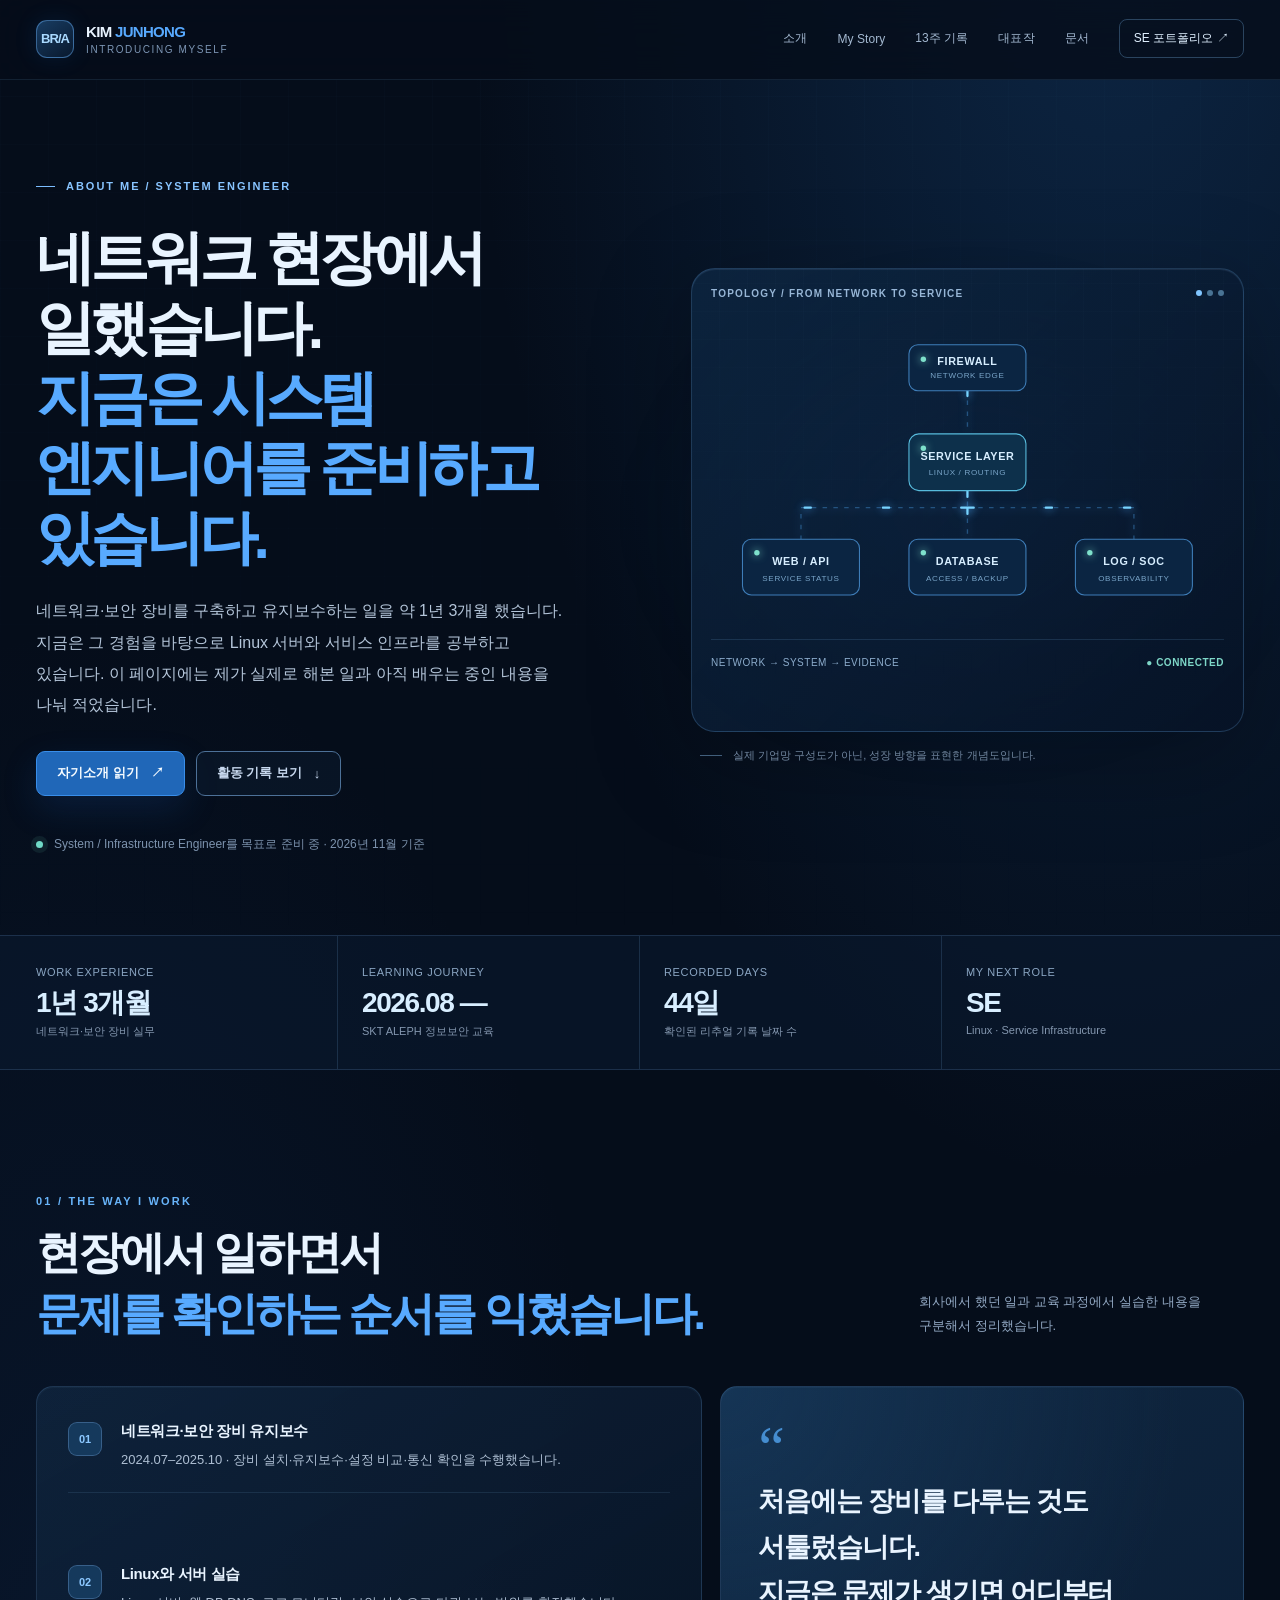
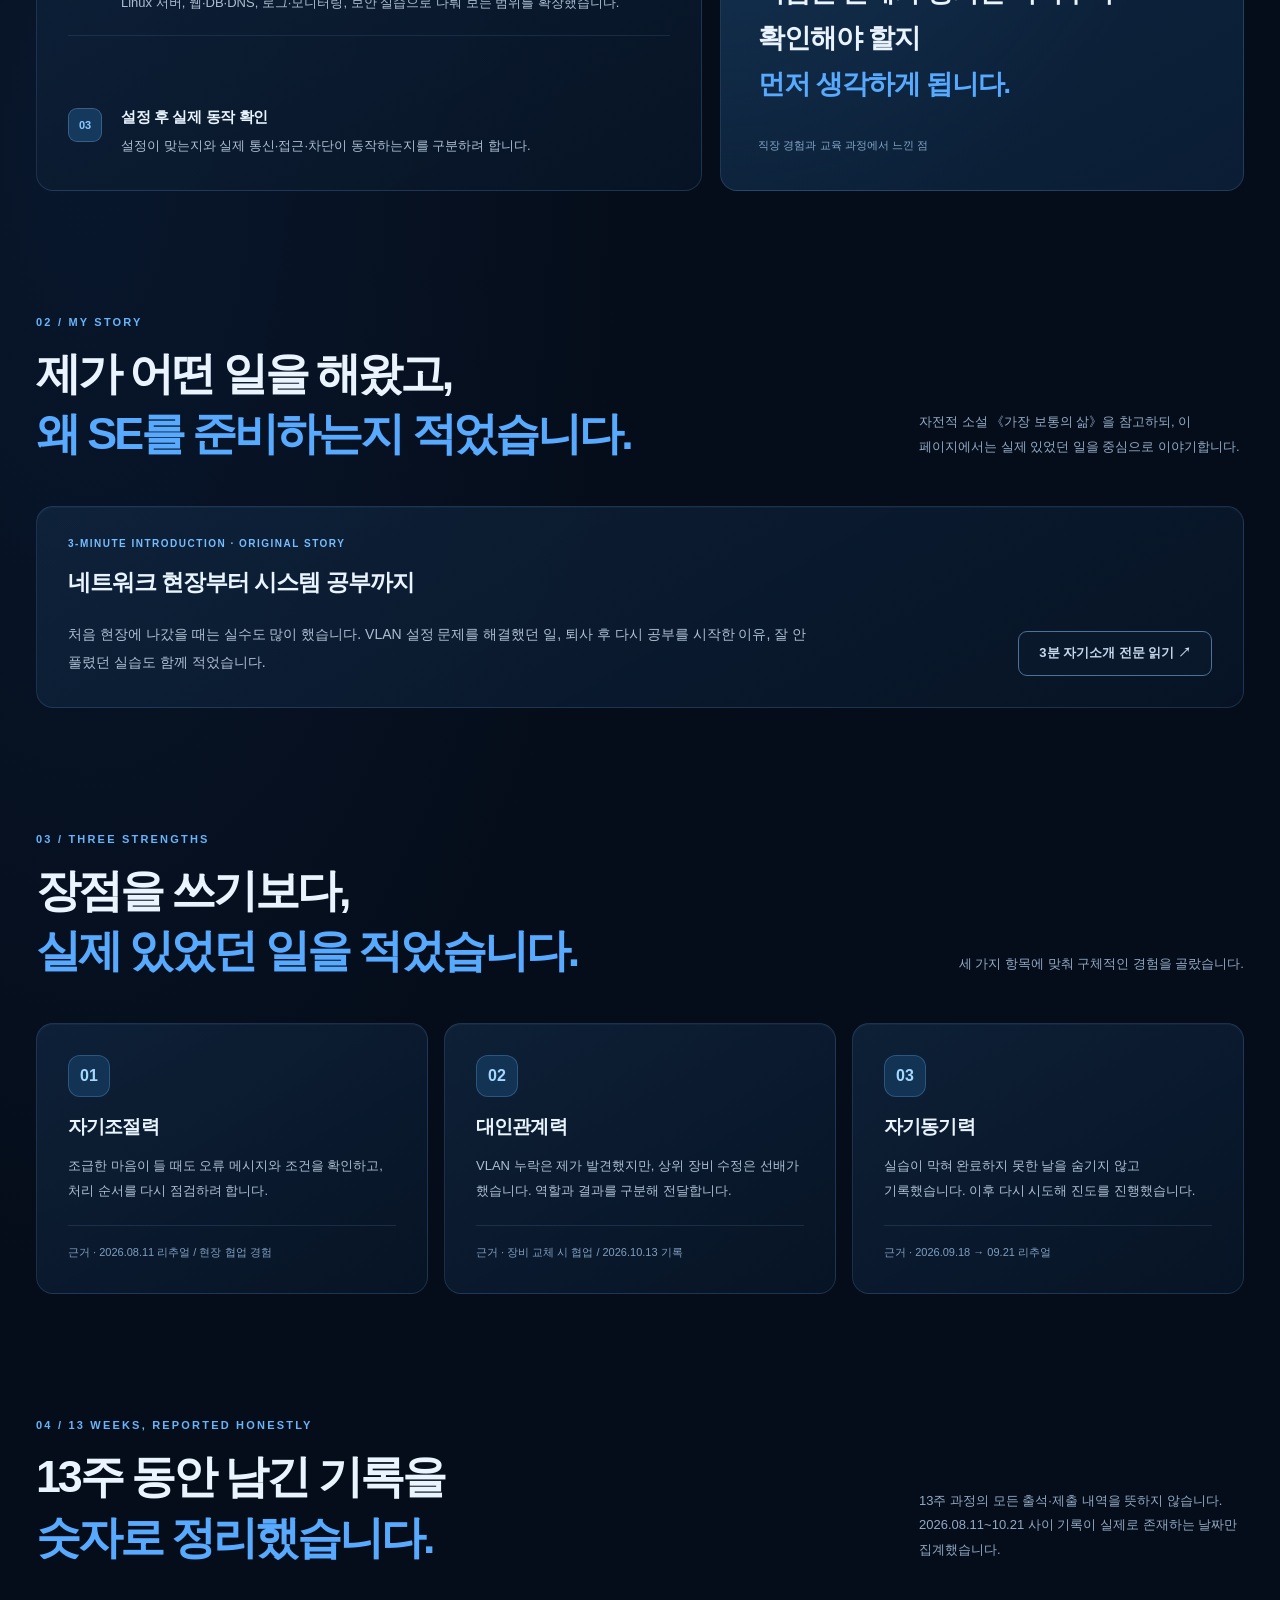
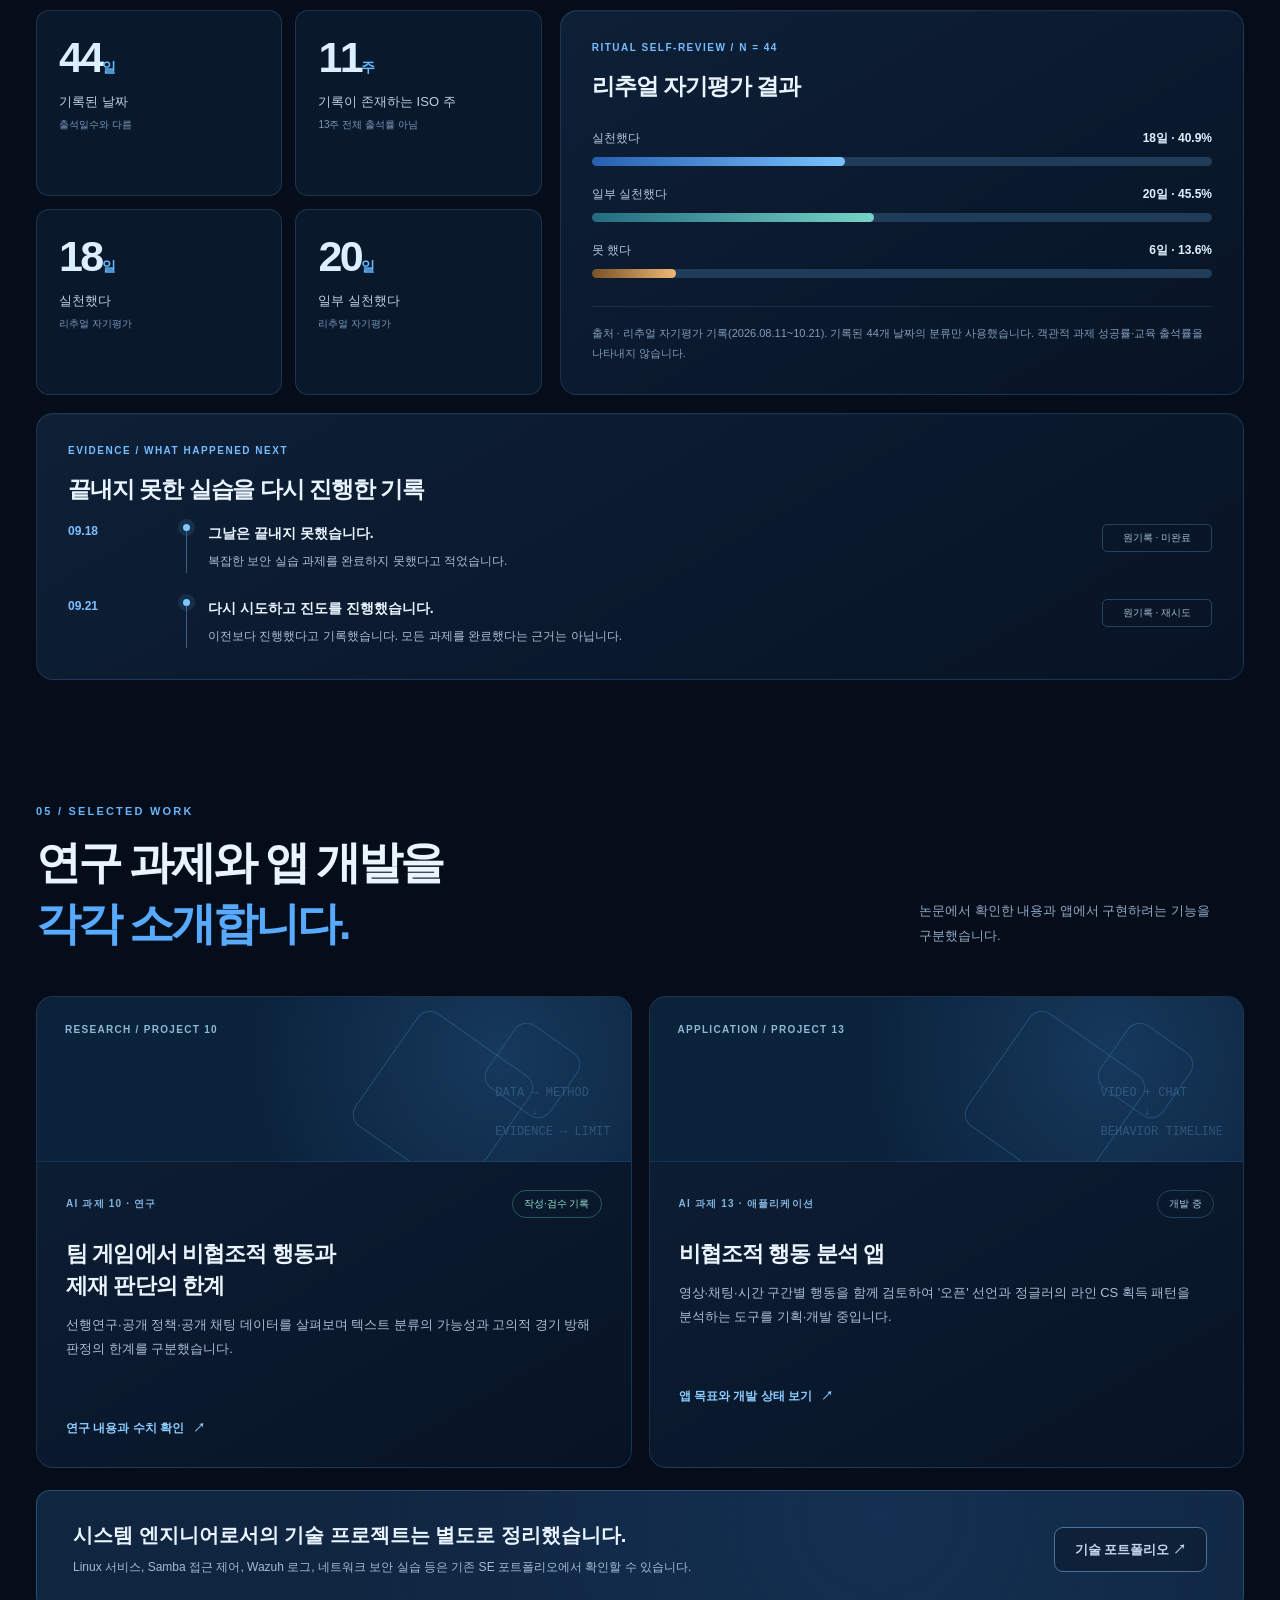
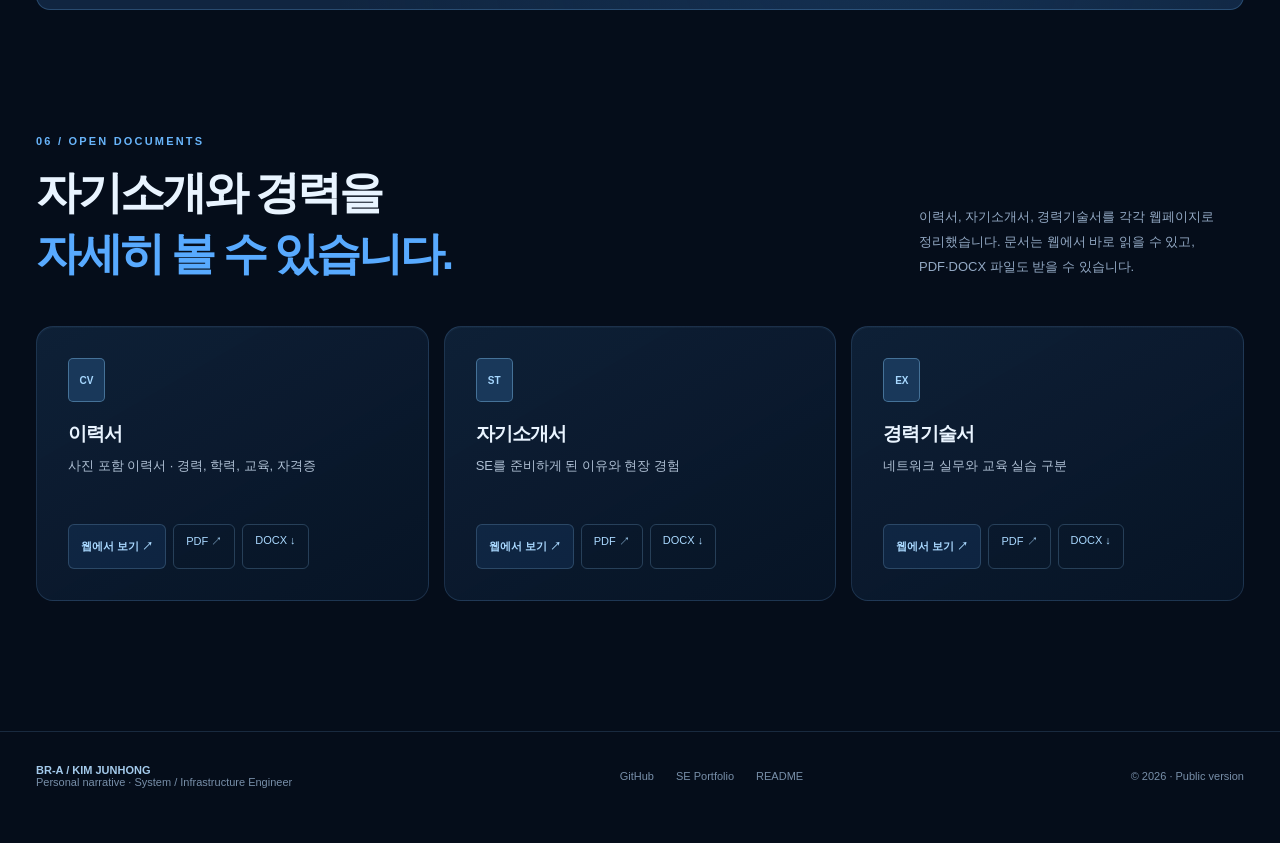
<file: index.html>
<!doctype html>

<html lang="ko"><head><meta charset="utf-8"/><meta content="width=device-width,initial-scale=1" name="viewport"/><meta content="#050d1a" name="theme-color"/><meta content="김준홍의 BR-A 독립 자기소개 페이지. 경험에서 배운 것과 기록된 근거, 연구와 앱 개발 기록, 이력서 및 경력기술서를 확인할 수 있습니다." name="description"/><title>김준홍 | IntroducingMyself</title><link href="assets/styles.css" rel="stylesheet"/><script defer="" src="assets/main.js"></script></head>
<body><a class="skip" href="#main">본문으로 건너뛰기</a>
<header class="topbar"><div class="container"><a aria-label="BR-A 첫 화면으로" class="logo" href="index.html"><span class="logo-symbol">BR/A</span><span><span class="logo-main">KIM <strong>JUNHONG</strong></span><span class="logo-sub">INTRODUCING MYSELF</span></span></a><button aria-controls="site-nav" aria-expanded="false" aria-label="메뉴 열기" class="nav-toggle" type="button">☰</button><nav aria-label="주 메뉴" class="nav" id="site-nav"><a href="#about">소개</a><a href="#story">My Story</a><a href="#records">13주 기록</a><a href="#work">대표작</a><a href="#documents">문서</a><a class="nav-cta" href="https://kjhnet.vercel.app" rel="noopener noreferrer" target="_blank">SE 포트폴리오 ↗</a></nav></div><div class="scroll-track"><div class="scroll-progress"></div></div></header>
<main id="main"><div class="container"><section aria-labelledby="hero-title" class="hero"><div class="hero-copy"><div class="eyebrow">ABOUT ME / SYSTEM ENGINEER</div><h1 id="hero-title">네트워크 현장에서 일했습니다.<br/><span class="accent">지금은 시스템 엔지니어를 준비하고 있습니다.</span></h1><p class="hero-lead">네트워크·보안 장비를 구축하고 유지보수하는 일을 약 1년 3개월 했습니다. 지금은 그 경험을 바탕으로 Linux 서버와 서비스 인프라를 공부하고 있습니다. 이 페이지에는 제가 실제로 해본 일과 아직 배우는 중인 내용을 나눠 적었습니다.</p><div class="hero-actions"><a class="btn primary" href="#story">자기소개 읽기 <span aria-hidden="true">↗</span></a><a class="btn ghost" href="#records">활동 기록 보기 <span aria-hidden="true">↓</span></a></div><div class="hero-footnote"><span class="status-dot"></span>System / Infrastructure Engineer를 목표로 준비 중 · 2026년 11월 기준</div></div><div class="network-wrap"><div class="network-panel"><div class="panel-header"><span>TOPOLOGY / FROM NETWORK TO SERVICE</span><span aria-hidden="true" class="terminal-lights"><i></i><i></i><i></i></span></div><svg aria-label="방화벽, 네트워크, 서버, 로그 분석이 이어진 가상의 시스템 연결도" class="network-svg" role="img" viewbox="0 0 570 340">
<defs><filter id="nodeGlow"><fegaussianblur result="glow" stddeviation="5"></fegaussianblur><femerge><femergenode in="glow"></femergenode><femergenode in="SourceGraphic"></femergenode></femerge></filter></defs>
<g transform="translate(0,0)">
<path class="line-glow" d="M285 82 V130 M285 194 V213 M285 213 H100 V248 M285 213 H285 V248 M285 213 H470 V248"></path>
<path class="line-base" d="M285 82 V130 M285 194 V213 M285 213 H100 V248 M285 213 H285 V248 M285 213 H470 V248"></path>
<path class="line-signal" d="M285 82 V130 M285 194 V213 M285 213 H100 V248 M285 213 H285 V248 M285 213 H470 V248"></path>
<g transform="translate(220 32)"><rect class="node-box" height="51" rx="10" width="130"></rect><circle class="node-led" cx="16" cy="16" r="3"></circle><text class="node-label" text-anchor="middle" x="65" y="22">FIREWALL</text><text class="node-sub" text-anchor="middle" x="65" y="37">NETWORK EDGE</text></g>
<g transform="translate(220 131)"><rect class="node-box alt" height="63" rx="11" width="130"></rect><circle class="node-led delay" cx="16" cy="16" r="3"></circle><text class="node-label" text-anchor="middle" x="65" y="29">SERVICE LAYER</text><text class="node-sub" text-anchor="middle" x="65" y="46">LINUX / ROUTING</text></g>
<g transform="translate(35 248)"><rect class="node-box" height="62" rx="10" width="130"></rect><circle class="node-led delay2" cx="16" cy="15" r="3"></circle><text class="node-label" text-anchor="middle" x="65" y="29">WEB / API</text><text class="node-sub" text-anchor="middle" x="65" y="46">SERVICE STATUS</text></g>
<g transform="translate(220 248)"><rect class="node-box" height="62" rx="10" width="130"></rect><circle class="node-led delay" cx="16" cy="15" r="3"></circle><text class="node-label" text-anchor="middle" x="65" y="29">DATABASE</text><text class="node-sub" text-anchor="middle" x="65" y="46">ACCESS / BACKUP</text></g>
<g transform="translate(405 248)"><rect class="node-box" height="62" rx="10" width="130"></rect><circle class="node-led" cx="16" cy="15" r="3"></circle><text class="node-label" text-anchor="middle" x="65" y="29">LOG / SOC</text><text class="node-sub" text-anchor="middle" x="65" y="46">OBSERVABILITY</text></g>
</g>
</svg><div class="panel-footer"><span>NETWORK → SYSTEM → EVIDENCE</span><strong>● CONNECTED</strong></div></div><p class="panel-caption">실제 기업망 구성도가 아닌, 성장 방향을 표현한 개념도입니다.</p></div></section></div>
<div class="metrics-strip"><div class="container metrics-grid"><div class="metric"><small>WORK EXPERIENCE</small><strong>1년 3개월</strong><span>네트워크·보안 장비 실무</span></div><div class="metric"><small>LEARNING JOURNEY</small><strong>2026.08 —</strong><span>SKT ALEPH 정보보안 교육</span></div><div class="metric"><small>RECORDED DAYS</small><strong>44일</strong><span>확인된 리추얼 기록 날짜 수</span></div><div class="metric"><small>MY NEXT ROLE</small><strong>SE</strong><span>Linux · Service Infrastructure</span></div></div></div>
<div class="container">
<section aria-labelledby="about-title" class="section" id="about"><div class="section-title"><div><div class="section-number">01 / THE WAY I WORK</div><h2 id="about-title">현장에서 일하면서<br/><span class="accent">문제를 확인하는 순서를 익혔습니다.</span></h2></div><p class="section-subtitle">회사에서 했던 일과 교육 과정에서 실습한 내용을 구분해서 정리했습니다.</p></div><div class="two-column"><div class="surface journey animated-in"><div class="journey-step"><span class="journey-n">01</span><div><b>네트워크·보안 장비 유지보수</b><p>2024.07–2025.10 · 장비 설치·유지보수·설정 비교·통신 확인을 수행했습니다.</p></div></div><div class="journey-step"><span class="journey-n">02</span><div><b>Linux와 서버 실습</b><p>Linux 서버, 웹·DB·DNS, 로그·모니터링, 보안 실습으로 다뤄 보는 범위를 확장했습니다.</p></div></div><div class="journey-step"><span class="journey-n">03</span><div><b>설정 후 실제 동작 확인</b><p>설정이 맞는지와 실제 통신·접근·차단이 동작하는지를 구분하려 합니다.</p></div></div></div><div class="surface quote-card animated-in"><span class="quote-mark">“</span><blockquote>처음에는 장비를 다루는 것도 서툴렀습니다.<br/>지금은 문제가 생기면 어디부터 확인해야 할지<br/><span class="accent">먼저 생각하게 됩니다.</span></blockquote><small>직장 경험과 교육 과정에서 느낀 점</small></div></div></section>
<section aria-labelledby="story-title" class="section" id="story"><div class="section-title"><div><div class="section-number">02 / MY STORY</div><h2 id="story-title">제가 어떤 일을 해왔고,<br/><span class="accent">왜 SE를 준비하는지 적었습니다.</span></h2></div><p class="section-subtitle">자전적 소설 《가장 보통의 삶》을 참고하되, 이 페이지에서는 실제 있었던 일을 중심으로 이야기합니다.</p></div><div class="surface story-panel animated-in"><span class="kicker">3-MINUTE INTRODUCTION · ORIGINAL STORY</span><h3>네트워크 현장부터 시스템 공부까지</h3><div class="story-intro"><p>처음 현장에 나갔을 때는 실수도 많이 했습니다. VLAN 설정 문제를 해결했던 일, 퇴사 후 다시 공부를 시작한 이유, 잘 안 풀렸던 실습도 함께 적었습니다.</p><button aria-controls="full-story" aria-expanded="false" class="btn ghost story-open" id="story-toggle" type="button">3분 자기소개 전문 읽기 ↗</button></div><div class="full-story" id="full-story">
<p>저는 2024년 7월부터 2025년 10월까지 네트워크·보안 장비를 설치하고 유지보수하는 일을 했습니다. 처음에는 현장에서 모르는 것이 많았습니다. 장비를 반입하거나 설정을 확인하는 일도 익숙하지 않아 실수를 했고, 선배에게 물어보며 하나씩 배웠습니다.</p>
<p>장비를 교체한 뒤 특정 호실에서 인터넷이 되지 않았던 적이 있습니다. 기존 장비와 새 장비의 설정을 비교하다가 필요한 VLAN이 빠져 있다는 것을 발견했습니다. 상위 L3 스위치의 설정은 선배가 보완했고, 저는 하위 L2 스위치에 VLAN을 추가했습니다. 작업을 마친 뒤 통신이 정상적으로 되는 것을 확인했습니다. 제가 장애를 혼자 해결한 것은 아니지만, 설정 차이를 찾아내고 맡은 부분을 처리했던 경험이라 기억에 남습니다.</p>
<p>1년 넘게 일하며 네트워크를 연결하는 것만큼 실제 서비스가 어떻게 동작하는지 아는 것도 중요하다고 느꼈습니다. 2025년 10월 퇴사한 뒤 앞으로 어떤 분야에서 일하고 싶은지 고민했고, Linux 서버와 서비스 인프라 운영을 더 배워보기로 했습니다.</p>
<p>2026년 8월부터 정보보안 교육과정에 참여해 Ubuntu와 Rocky Linux에 웹서버, 데이터베이스, DNS, 파일 공유 서버를 구성했습니다. 방화벽과 IPS도 가상 환경에서 다뤘습니다. 설정만 끝내지 않고 접속이 되는지, 권한이 없는 계정은 접근이 막히는지, 로그에는 무엇이 남는지를 확인하는 연습을 했습니다. 회사에서 직접 운영한 서버는 아니고 교육과 팀 프로젝트를 통해 실습한 내용입니다.</p>
<p>잘 안 풀리는 날도 있었습니다. 9월 18일에는 복잡한 실습 과제를 끝내지 못했다고 기록했고, 9월 21일에는 다시 진행해서 이전보다 진도를 나갔다고 적었습니다. 그 뒤로도 문제가 생기면 왜 안 되는지 적어두고 다시 확인하려고 합니다. 아직 메모가 습관으로 완전히 자리 잡은 건 아니지만, 앞으로 일할 때 꼭 갖추고 싶은 습관입니다.</p>
<p>팀 프로젝트를 하면서도 혼자 모든 것을 해결할 필요는 없다는 것을 배웠습니다. 모르는 부분은 질문하고, 제가 아는 부분은 설명하면서 작업을 진행했습니다. 특히 서로 맡은 일이 다른 만큼, 제가 한 작업과 다른 사람이 한 작업을 구분해서 말하는 것이 중요하다고 생각합니다.</p>
<p>이제는 시스템 엔지니어를 목표로 준비하고 있습니다. 네트워크 현장 경험이 도움이 되는 부분도 있지만, Linux 운영과 장애 대응은 더 공부해야 합니다. 당장 모든 것을 잘한다고 말하기보다는, 맡은 시스템을 제대로 이해하고 문제가 생겼을 때 원인을 찾아 해결할 수 있는 엔지니어가 되고 싶습니다.</p>
<p class="story-source">이 글은 자전적 소설 《가장 보통의 삶》과 실무·교육 기록을 바탕으로 정리했습니다. 소설 속 표현을 그대로 옮기기보다 실제 경험 위주로 작성했습니다.</p></div></div></section>
<section aria-labelledby="strength-title" class="section"><div class="section-title"><div><div class="section-number">03 / THREE STRENGTHS</div><h2 id="strength-title">장점을 쓰기보다,<br/><span class="accent">실제 있었던 일을 적었습니다.</span></h2></div><p class="section-subtitle">세 가지 항목에 맞춰 구체적인 경험을 골랐습니다.</p></div><div class="feature-grid"><article class="surface feature animated-in"><div class="feature-icon">01</div><h3>자기조절력</h3><p>조급한 마음이 들 때도 오류 메시지와 조건을 확인하고, 처리 순서를 다시 점검하려 합니다.</p><div class="source">근거 · 2026.08.11 리추얼 / 현장 협업 경험</div></article><article class="surface feature animated-in"><div class="feature-icon">02</div><h3>대인관계력</h3><p>VLAN 누락은 제가 발견했지만, 상위 장비 수정은 선배가 했습니다. 역할과 결과를 구분해 전달합니다.</p><div class="source">근거 · 장비 교체 시 협업 / 2026.10.13 기록</div></article><article class="surface feature animated-in"><div class="feature-icon">03</div><h3>자기동기력</h3><p>실습이 막혀 완료하지 못한 날을 숨기지 않고 기록했습니다. 이후 다시 시도해 진도를 진행했습니다.</p><div class="source">근거 · 2026.09.18 → 09.21 리추얼</div></article></div></section>
<section aria-labelledby="records-title" class="section" id="records"><div class="section-title"><div><div class="section-number">04 / 13 WEEKS, REPORTED HONESTLY</div><h2 id="records-title">13주 동안 남긴 기록을<br/><span class="accent">숫자로 정리했습니다.</span></h2></div><p class="section-subtitle">13주 과정의 모든 출석·제출 내역을 뜻하지 않습니다. 2026.08.11~10.21 사이 기록이 실제로 존재하는 날짜만 집계했습니다.</p></div><div class="record-wrap"><div class="stat-cards animated-in"><div class="stat"><strong>44<span class="unit">일</span></strong><label>기록된 날짜</label><small>출석일수와 다름</small></div><div class="stat"><strong>11<span class="unit">주</span></strong><label>기록이 존재하는 ISO 주</label><small>13주 전체 출석률 아님</small></div><div class="stat"><strong>18<span class="unit">일</span></strong><label>실천했다</label><small>리추얼 자기평가</small></div><div class="stat"><strong>20<span class="unit">일</span></strong><label>일부 실천했다</label><small>리추얼 자기평가</small></div></div><div class="surface chart-box animated-in"><div><span class="kicker">RITUAL SELF-REVIEW / N = 44</span><h3>리추얼 자기평가 결과</h3><div class="bars"><div><div class="bar-label"><span>실천했다</span><b>18일 · 40.9%</b></div><div class="bar-track"><span class="bar-fill" style="width:40.91%"></span></div></div><div><div class="bar-label"><span>일부 실천했다</span><b>20일 · 45.5%</b></div><div class="bar-track"><span class="bar-fill partial" style="width:45.45%"></span></div></div><div><div class="bar-label"><span>못 했다</span><b>6일 · 13.6%</b></div><div class="bar-track"><span class="bar-fill notdone" style="width:13.64%"></span></div></div></div></div><div class="note-text">출처 · 리추얼 자기평가 기록(2026.08.11~10.21). 기록된 44개 날짜의 분류만 사용했습니다. 객관적 과제 성공률·교육 출석률을 나타내지 않습니다.</div></div></div><div class="surface" style="margin-top:18px"><span class="kicker">EVIDENCE / WHAT HAPPENED NEXT</span><h3>끝내지 못한 실습을 다시 진행한 기록</h3><div class="timeline"><div class="timeline-date">09.18</div><div class="timeline-body"><strong>그날은 끝내지 못했습니다.</strong><p>복잡한 보안 실습 과제를 완료하지 못했다고 적었습니다.</p></div><div class="timeline-tag">원기록 · 미완료</div></div><div class="timeline"><div class="timeline-date">09.21</div><div class="timeline-body"><strong>다시 시도하고 진도를 진행했습니다.</strong><p>이전보다 진행했다고 기록했습니다. 모든 과제를 완료했다는 근거는 아닙니다.</p></div><div class="timeline-tag">원기록 · 재시도</div></div></div></section>
<section aria-labelledby="work-title" class="section" id="work"><div class="section-title"><div><div class="section-number">05 / SELECTED WORK</div><h2 id="work-title">연구 과제와 앱 개발을<br/><span class="accent">각각 소개합니다.</span></h2></div><p class="section-subtitle">논문에서 확인한 내용과 앱에서 구현하려는 기능을 구분했습니다.</p></div><div class="work-grid"><article class="surface work-card animated-in"><div class="work-visual"><span class="work-num">RESEARCH / PROJECT 10</span><span aria-hidden="true" class="work-ascii">DATA → METHOD<br/>     ↓<br/>EVIDENCE → LIMIT</span></div><div class="work-info"><div class="work-top"><span class="work-category">AI 과제 10 · 연구</span><span class="pill on">작성·검수 기록</span></div><h3>팀 게임에서 비협조적 행동과<br/>제재 판단의 한계</h3><p>선행연구·공개 정책·공개 채팅 데이터를 살펴보며 텍스트 분류의 가능성과 고의적 경기 방해 판정의 한계를 구분했습니다.</p><a class="text-link" href="research.html">연구 내용과 수치 확인 <span aria-hidden="true">↗</span></a></div></article><article class="surface work-card animated-in"><div class="work-visual"><span class="work-num">APPLICATION / PROJECT 13</span><span aria-hidden="true" class="work-ascii">VIDEO + CHAT<br/>      ↓<br/>BEHAVIOR TIMELINE</span></div><div class="work-info"><div class="work-top"><span class="work-category">AI 과제 13 · 애플리케이션</span><span class="pill">개발 중</span></div><h3>비협조적 행동 분석 앱</h3><p>영상·채팅·시간 구간별 행동을 함께 검토하여 '오픈' 선언과 정글러의 라인 CS 획득 패턴을 분석하는 도구를 기획·개발 중입니다.</p><a class="text-link" href="app.html">앱 목표와 개발 상태 보기 <span aria-hidden="true">↗</span></a></div></article></div><div class="wrapup"><div><h3>시스템 엔지니어로서의 기술 프로젝트는 별도로 정리했습니다.</h3><p>Linux 서비스, Samba 접근 제어, Wazuh 로그, 네트워크 보안 실습 등은 기존 SE 포트폴리오에서 확인할 수 있습니다.</p></div><a class="btn ghost" href="https://kjhnet.vercel.app" rel="noopener noreferrer" target="_blank">기술 포트폴리오 ↗</a></div></section>
<section aria-labelledby="docs-title" class="section" id="documents"><div class="section-title"><div><div class="section-number">06 / OPEN DOCUMENTS</div><h2 id="docs-title">자기소개와 경력을<br/><span class="accent">자세히 볼 수 있습니다.</span></h2></div><p class="section-subtitle">이력서, 자기소개서, 경력기술서를 각각 웹페이지로 정리했습니다. 문서는 웹에서 바로 읽을 수 있고, PDF·DOCX 파일도 받을 수 있습니다.</p></div><div class="document-grid"><article class="surface doc-card animated-in"><span class="doc-icon">CV</span><h3>이력서</h3><p>사진 포함 이력서 · 경력, 학력, 교육, 자격증</p><div class="doc-links"><a class="doc-open" href="resume.html">웹에서 보기 ↗</a><a href="documents/BR-A_이력서.pdf" target="_blank" rel="noopener noreferrer">PDF ↗</a><a href="documents/BR-A_이력서.docx" download>DOCX ↓</a></div></article><article class="surface doc-card animated-in"><span class="doc-icon">ST</span><h3>자기소개서</h3><p>SE를 준비하게 된 이유와 현장 경험</p><div class="doc-links"><a class="doc-open" href="cover-letter.html">웹에서 보기 ↗</a><a href="documents/BR-A_자기소개서.pdf" target="_blank" rel="noopener noreferrer">PDF ↗</a><a href="documents/BR-A_자기소개서.docx" download>DOCX ↓</a></div></article><article class="surface doc-card animated-in"><span class="doc-icon">EX</span><h3>경력기술서</h3><p>네트워크 실무와 교육 실습 구분</p><div class="doc-links"><a class="doc-open" href="experience.html">웹에서 보기 ↗</a><a href="documents/BR-A_경력기술서.pdf" target="_blank" rel="noopener noreferrer">PDF ↗</a><a href="documents/BR-A_경력기술서.docx" download>DOCX ↓</a></div></article></div></section>
</div></main><footer class="footer"><div class="container footer-inner"><div><strong>BR-A / KIM JUNHONG</strong><br/><span>Personal narrative · System / Infrastructure Engineer</span></div><div class="footer-links"><a href="https://github.com/wnsghd1802" rel="noopener noreferrer" target="_blank">GitHub</a><a href="https://kjhnet.vercel.app" rel="noopener noreferrer" target="_blank">SE Portfolio</a><a href="README.md">README</a></div><span>© 2026 · Public version</span></div></footer><button aria-label="맨 위로 이동" class="scroll-top" type="button">↑</button></body></html>
</file>
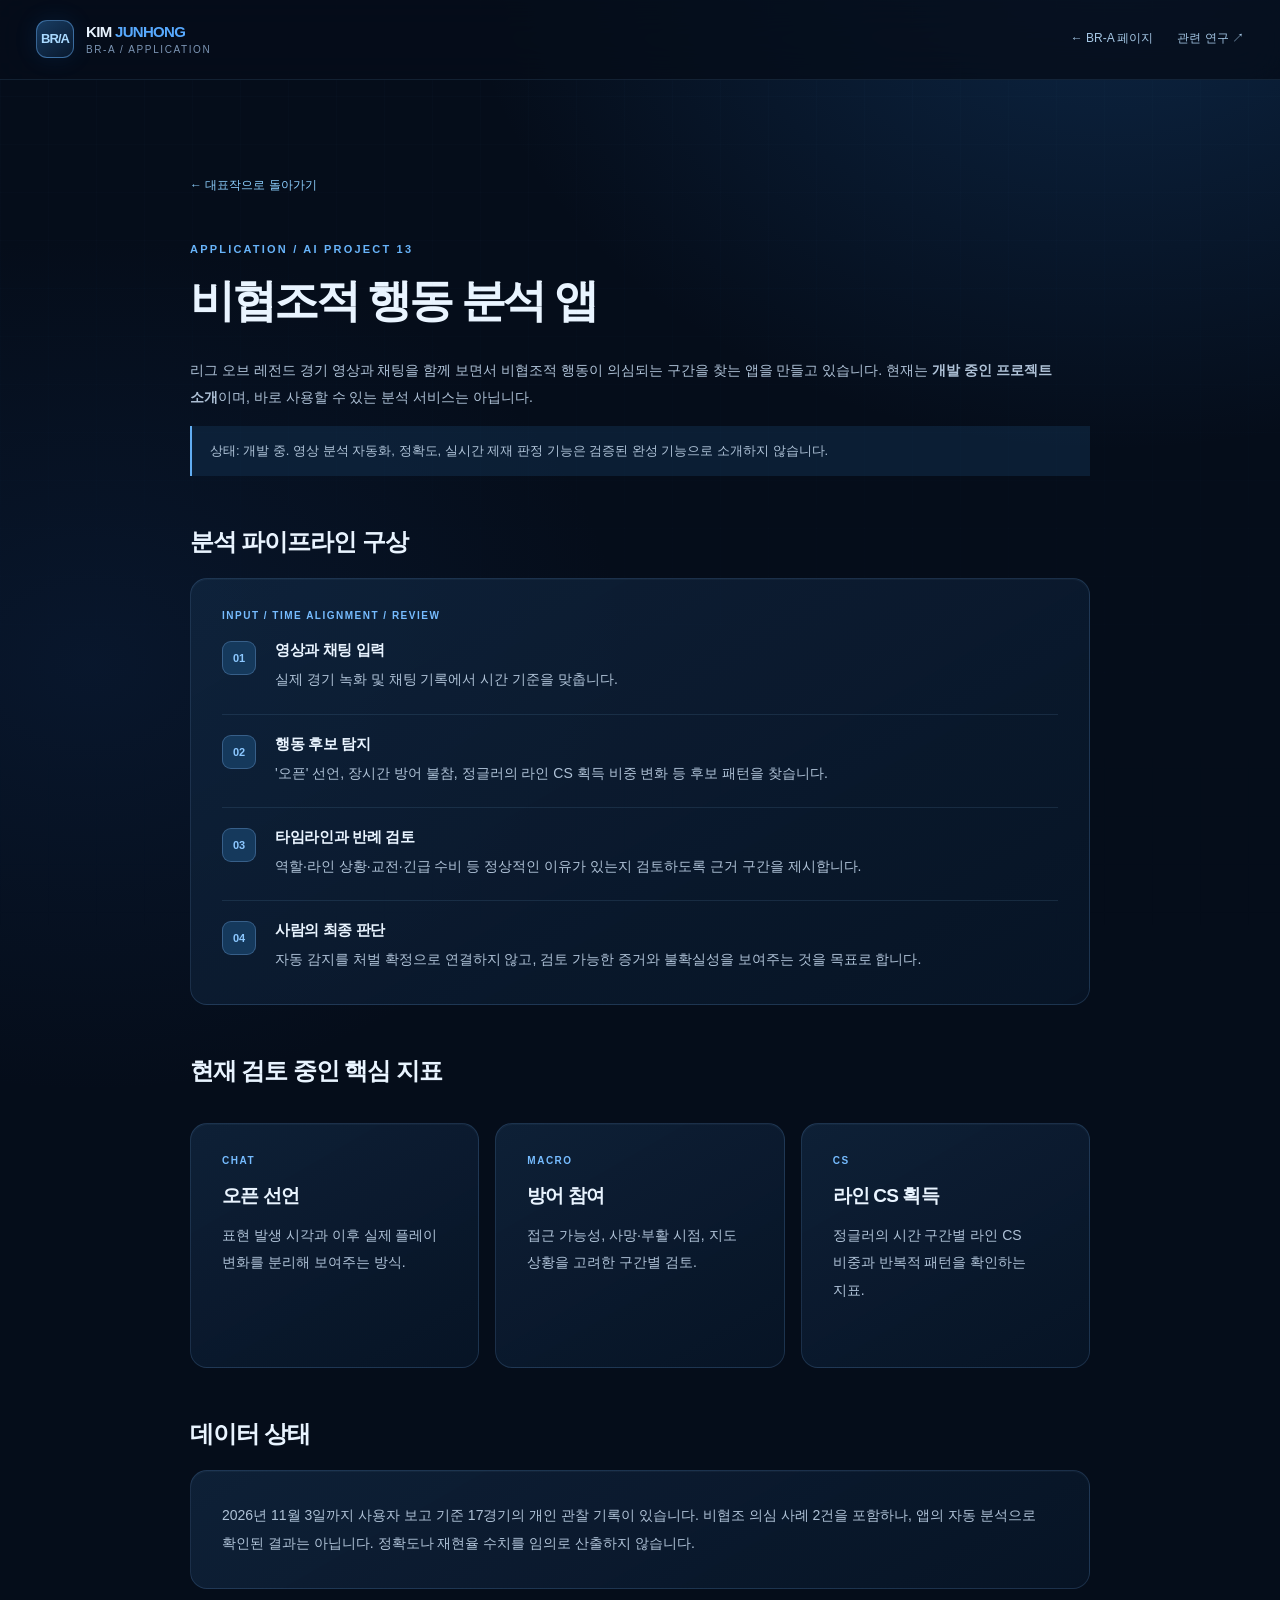
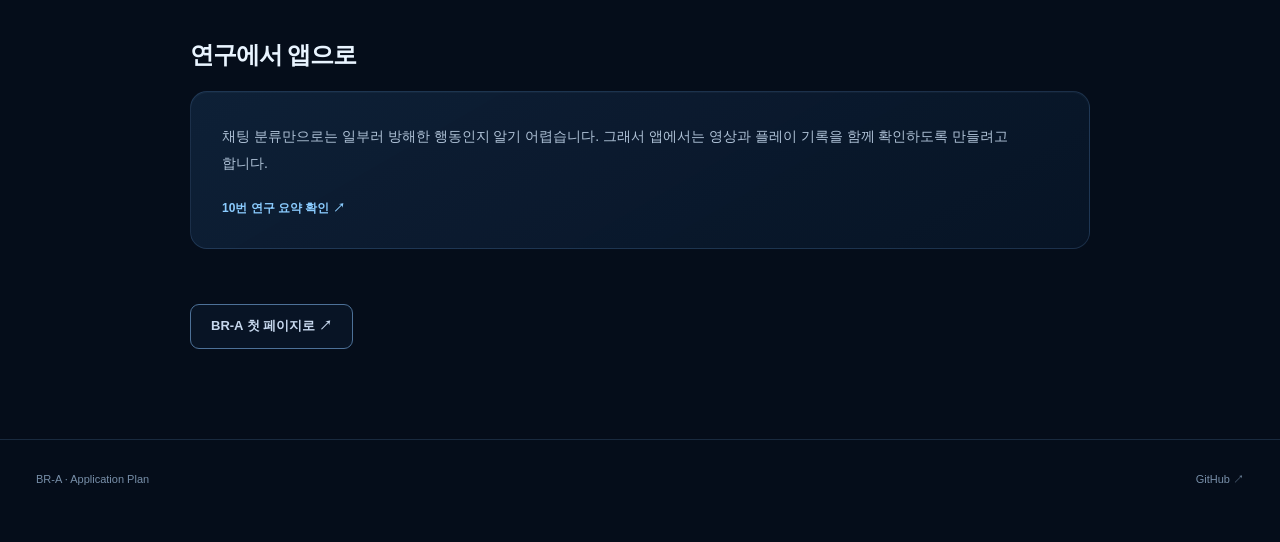
<file: app.html>
<!doctype html><html lang="ko"><head><meta charset="UTF-8"><meta name="viewport" content="width=device-width,initial-scale=1"><meta name="theme-color" content="#050d1a"><meta name="description" content="BR-A 앱 과제 13: 비협조적 행동 분석 앱의 목표와 개발 진행 상태를 소개합니다."><title>행동 분석 앱 | BR-A · 김준홍</title><link rel="stylesheet" href="assets/styles.css"><script src="assets/main.js" defer></script></head><body><a class="skip" href="#main">본문으로 건너뛰기</a><header class="topbar"><div class="container"><a class="logo" href="index.html"><span class="logo-symbol">BR/A</span><span><span class="logo-main">KIM <strong>JUNHONG</strong></span><span class="logo-sub">BR-A / APPLICATION</span></span></a><div class="sub-links"><a href="index.html#work">← BR-A 페이지</a><a href="research.html">관련 연구 ↗</a></div></div><div class="scroll-track"><div class="scroll-progress"></div></div></header><main class="container" id="main"><article class="subpage"><a href="index.html#work" class="back-link">← 대표작으로 돌아가기</a><div class="section-number" style="margin-top:49px">APPLICATION / AI PROJECT 13</div><h1>비협조적 행동 분석 앱</h1><p class="subpage-lead">리그 오브 레전드 경기 영상과 채팅을 함께 보면서 비협조적 행동이 의심되는 구간을 찾는 앱을 만들고 있습니다. 현재는 <b>개발 중인 프로젝트 소개</b>이며, 바로 사용할 수 있는 분석 서비스는 아닙니다.</p><div class="disclaimer">상태: 개발 중. 영상 분석 자동화, 정확도, 실시간 제재 판정 기능은 검증된 완성 기능으로 소개하지 않습니다.</div><h2>분석 파이프라인 구상</h2><div class="surface"><span class="kicker">INPUT / TIME ALIGNMENT / REVIEW</span><div class="journey-step"><span class="journey-n">01</span><div><b>영상과 채팅 입력</b><p>실제 경기 녹화 및 채팅 기록에서 시간 기준을 맞춥니다.</p></div></div><div class="journey-step"><span class="journey-n">02</span><div><b>행동 후보 탐지</b><p>'오픈' 선언, 장시간 방어 불참, 정글러의 라인 CS 획득 비중 변화 등 후보 패턴을 찾습니다.</p></div></div><div class="journey-step"><span class="journey-n">03</span><div><b>타임라인과 반례 검토</b><p>역할·라인 상황·교전·긴급 수비 등 정상적인 이유가 있는지 검토하도록 근거 구간을 제시합니다.</p></div></div><div class="journey-step"><span class="journey-n">04</span><div><b>사람의 최종 판단</b><p>자동 감지를 처벌 확정으로 연결하지 않고, 검토 가능한 증거와 불확실성을 보여주는 것을 목표로 합니다.</p></div></div></div><h2>현재 검토 중인 핵심 지표</h2><div class="feature-grid"><div class="surface feature"><span class="kicker">CHAT</span><h3>오픈 선언</h3><p>표현 발생 시각과 이후 실제 플레이 변화를 분리해 보여주는 방식.</p></div><div class="surface feature"><span class="kicker">MACRO</span><h3>방어 참여</h3><p>접근 가능성, 사망·부활 시점, 지도 상황을 고려한 구간별 검토.</p></div><div class="surface feature"><span class="kicker">CS</span><h3>라인 CS 획득</h3><p>정글러의 시간 구간별 라인 CS 비중과 반복적 패턴을 확인하는 지표.</p></div></div><h2>데이터 상태</h2><div class="surface"><p>2026년 11월 3일까지 사용자 보고 기준 17경기의 개인 관찰 기록이 있습니다. 비협조 의심 사례 2건을 포함하나, 앱의 자동 분석으로 확인된 결과는 아닙니다. 정확도나 재현율 수치를 임의로 산출하지 않습니다.</p></div><h2>연구에서 앱으로</h2><div class="surface"><p>채팅 분류만으로는 일부러 방해한 행동인지 알기 어렵습니다. 그래서 앱에서는 영상과 플레이 기록을 함께 확인하도록 만들려고 합니다.</p><a href="research.html" class="text-link">10번 연구 요약 확인 ↗</a></div><div style="margin:55px 0 90px"><a href="index.html" class="btn ghost">BR-A 첫 페이지로 ↗</a></div></article></main><footer class="footer" style="margin-top:15px"><div class="container footer-inner"><span>BR-A · Application Plan</span><a href="https://github.com/wnsghd1802" target="_blank" rel="noopener noreferrer">GitHub ↗</a></div></footer><button class="scroll-top" aria-label="맨 위로 이동" type="button">↑</button></body></html>
</file>
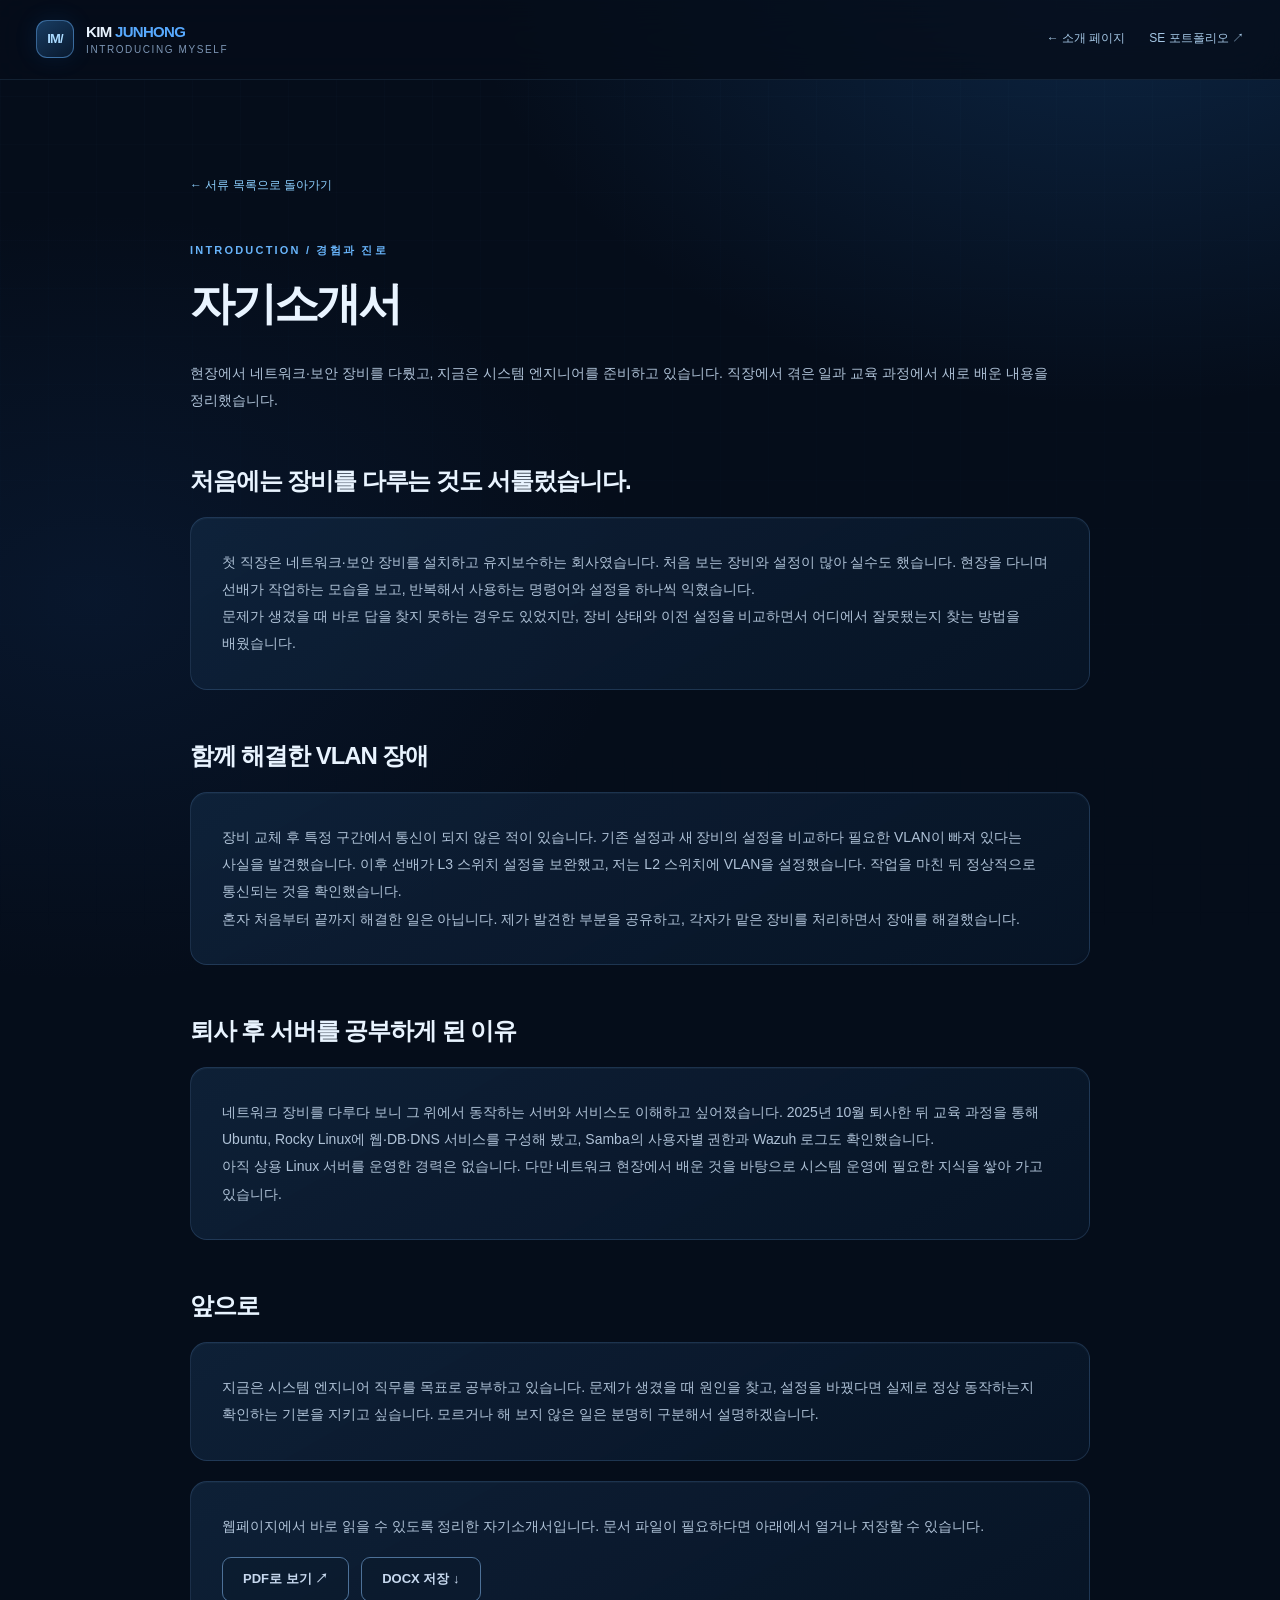
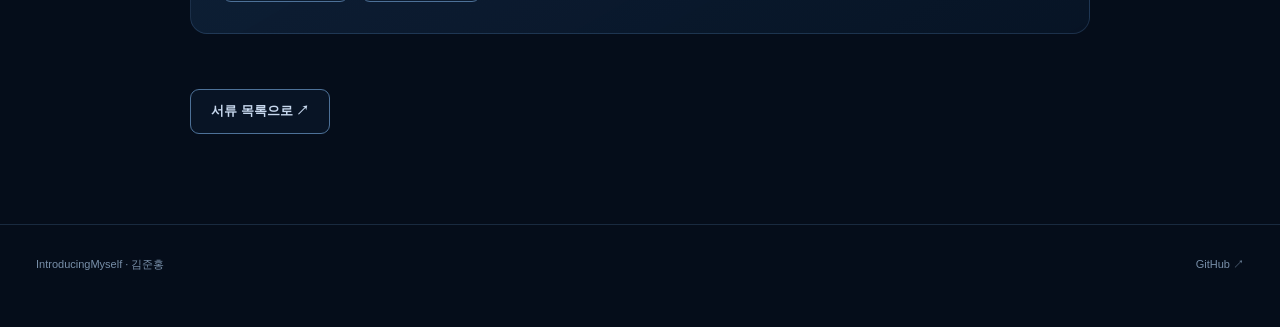
<file: cover-letter.html>
<!doctype html><html lang="ko"><head><meta charset="UTF-8"><meta name="viewport" content="width=device-width,initial-scale=1"><meta name="theme-color" content="#050d1a"><meta name="description" content="김준홍의 자기소개 웹사이트. 현장 경험, 장애 대응, 시스템 엔지니어 준비 이유"><title>자기소개서 | 김준홍 · IntroducingMyself</title><link rel="stylesheet" href="assets/styles.css"><script src="assets/main.js" defer></script></head><body><a class="skip" href="#main">본문으로 건너뛰기</a><header class="topbar"><div class="container"><a class="logo" href="index.html" aria-label="IntroducingMyself 첫 화면"><span class="logo-symbol">IM/</span><span><span class="logo-main">KIM <strong>JUNHONG</strong></span><span class="logo-sub">INTRODUCING MYSELF</span></span></a><div class="sub-links"><a href="index.html#documents">← 소개 페이지</a><a href="https://kjhnet.vercel.app" target="_blank" rel="noopener noreferrer">SE 포트폴리오 ↗</a></div></div><div class="scroll-track"><div class="scroll-progress"></div></div></header><main class="container" id="main"><article class="subpage"><a class="back-link" href="index.html#documents">← 서류 목록으로 돌아가기</a><div class="section-number" style="margin-top:49px">INTRODUCTION / 경험과 진로</div><h1>자기소개서</h1><p class="subpage-lead">현장에서 네트워크·보안 장비를 다뤘고, 지금은 시스템 엔지니어를 준비하고 있습니다. 직장에서 겪은 일과 교육 과정에서 새로 배운 내용을 정리했습니다.</p>
<h2>처음에는 장비를 다루는 것도 서툴렀습니다.</h2><div class="surface"><p>첫 직장은 네트워크·보안 장비를 설치하고 유지보수하는 회사였습니다. 처음 보는 장비와 설정이 많아 실수도 했습니다. 현장을 다니며 선배가 작업하는 모습을 보고, 반복해서 사용하는 명령어와 설정을 하나씩 익혔습니다.</p><p>문제가 생겼을 때 바로 답을 찾지 못하는 경우도 있었지만, 장비 상태와 이전 설정을 비교하면서 어디에서 잘못됐는지 찾는 방법을 배웠습니다.</p></div>
<h2>함께 해결한 VLAN 장애</h2><div class="surface"><p>장비 교체 후 특정 구간에서 통신이 되지 않은 적이 있습니다. 기존 설정과 새 장비의 설정을 비교하다 필요한 VLAN이 빠져 있다는 사실을 발견했습니다. 이후 선배가 L3 스위치 설정을 보완했고, 저는 L2 스위치에 VLAN을 설정했습니다. 작업을 마친 뒤 정상적으로 통신되는 것을 확인했습니다.</p><p>혼자 처음부터 끝까지 해결한 일은 아닙니다. 제가 발견한 부분을 공유하고, 각자가 맡은 장비를 처리하면서 장애를 해결했습니다.</p></div>
<h2>퇴사 후 서버를 공부하게 된 이유</h2><div class="surface"><p>네트워크 장비를 다루다 보니 그 위에서 동작하는 서버와 서비스도 이해하고 싶어졌습니다. 2025년 10월 퇴사한 뒤 교육 과정을 통해 Ubuntu, Rocky Linux에 웹·DB·DNS 서비스를 구성해 봤고, Samba의 사용자별 권한과 Wazuh 로그도 확인했습니다.</p><p>아직 상용 Linux 서버를 운영한 경력은 없습니다. 다만 네트워크 현장에서 배운 것을 바탕으로 시스템 운영에 필요한 지식을 쌓아 가고 있습니다.</p></div>
<h2>앞으로</h2><div class="surface"><p>지금은 시스템 엔지니어 직무를 목표로 공부하고 있습니다. 문제가 생겼을 때 원인을 찾고, 설정을 바꿨다면 실제로 정상 동작하는지 확인하는 기본을 지키고 싶습니다. 모르거나 해 보지 않은 일은 분명히 구분해서 설명하겠습니다.</p></div>
<div class="surface"><p>웹페이지에서 바로 읽을 수 있도록 정리한 자기소개서입니다. 문서 파일이 필요하다면 아래에서 열거나 저장할 수 있습니다.</p><div class="detail-actions"><a class="btn ghost" href="documents/BR-A_자기소개서.pdf" target="_blank" rel="noopener noreferrer">PDF로 보기 ↗</a><a class="btn ghost" href="documents/BR-A_자기소개서.docx" download>DOCX 저장 ↓</a></div></div><div style="margin:55px 0 90px"><a href="index.html#documents" class="btn ghost">서류 목록으로 ↗</a></div></article></main><footer class="footer" style="margin-top:15px"><div class="container footer-inner"><span>IntroducingMyself · 김준홍</span><a href="https://github.com/wnsghd1802/IntroducingMyself" target="_blank" rel="noopener noreferrer">GitHub ↗</a></div></footer><button class="scroll-top" aria-label="맨 위로 이동" type="button">↑</button></body></html>
</file>
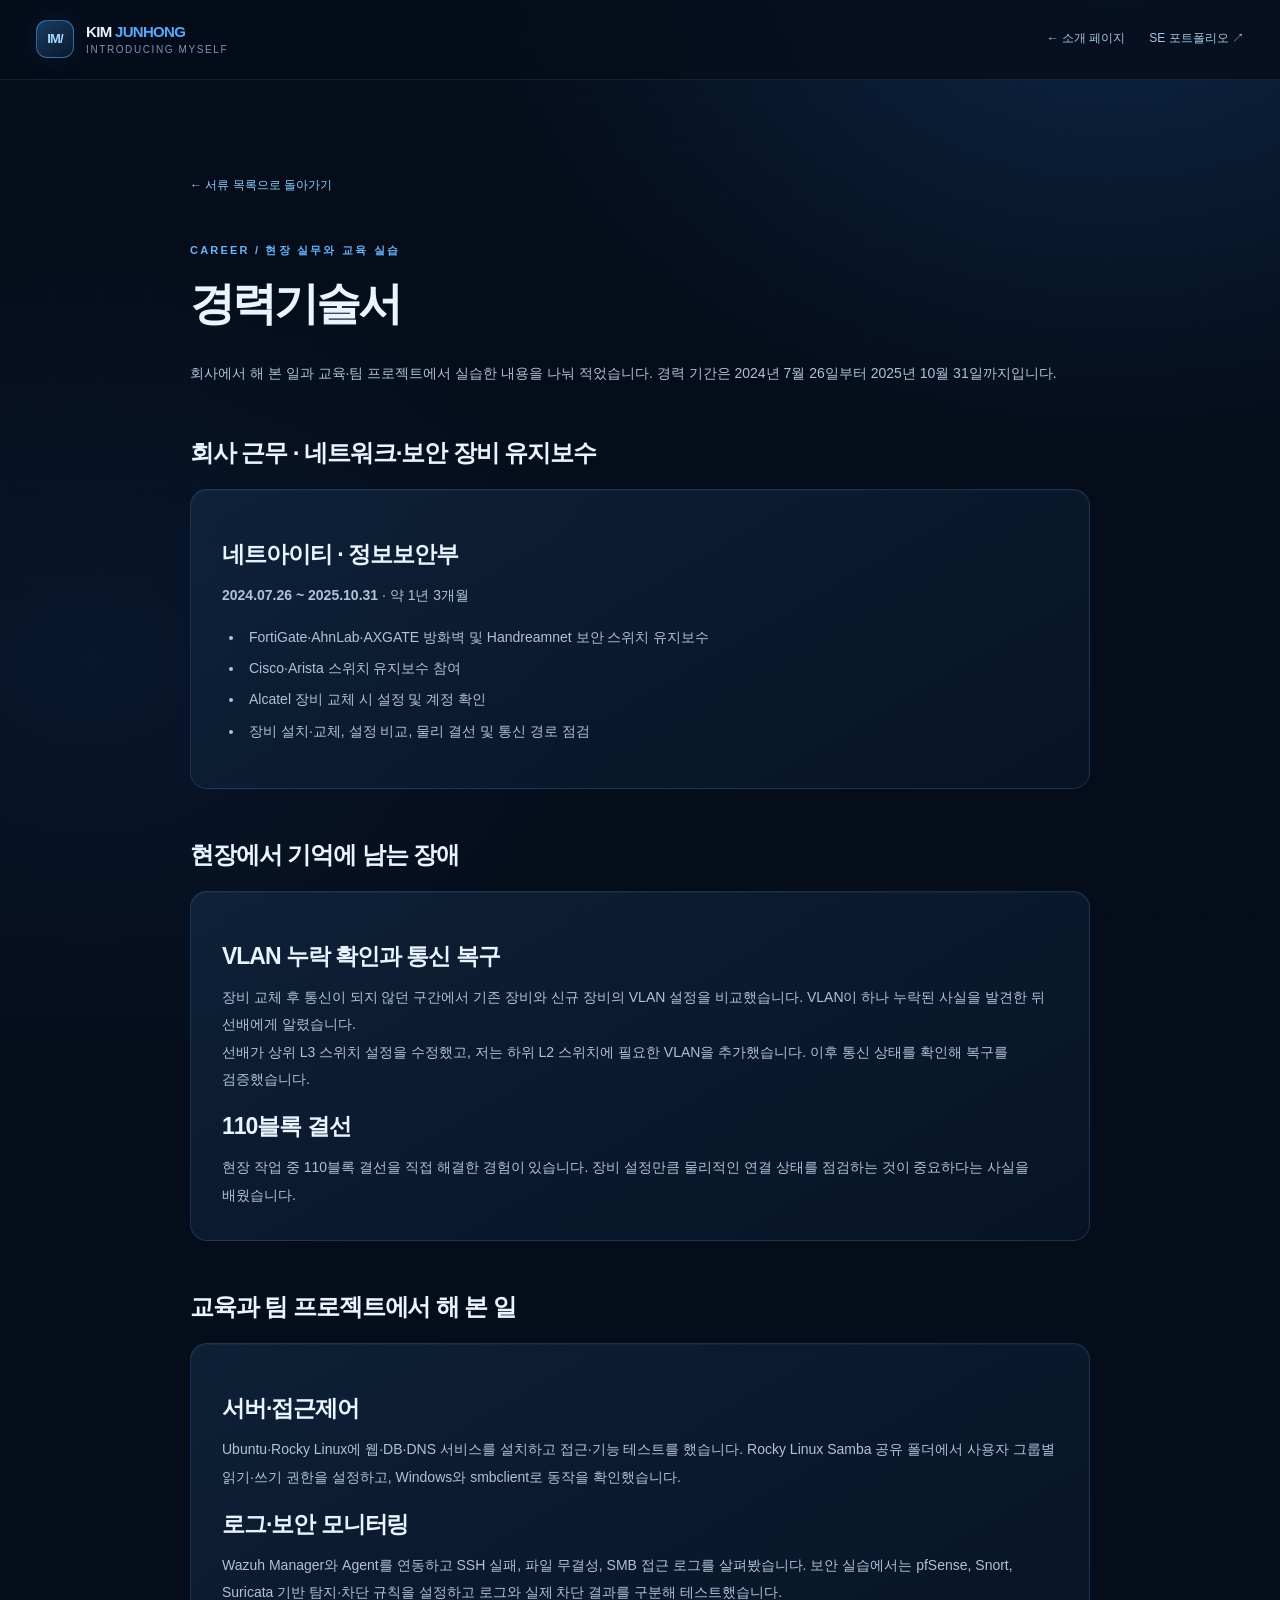
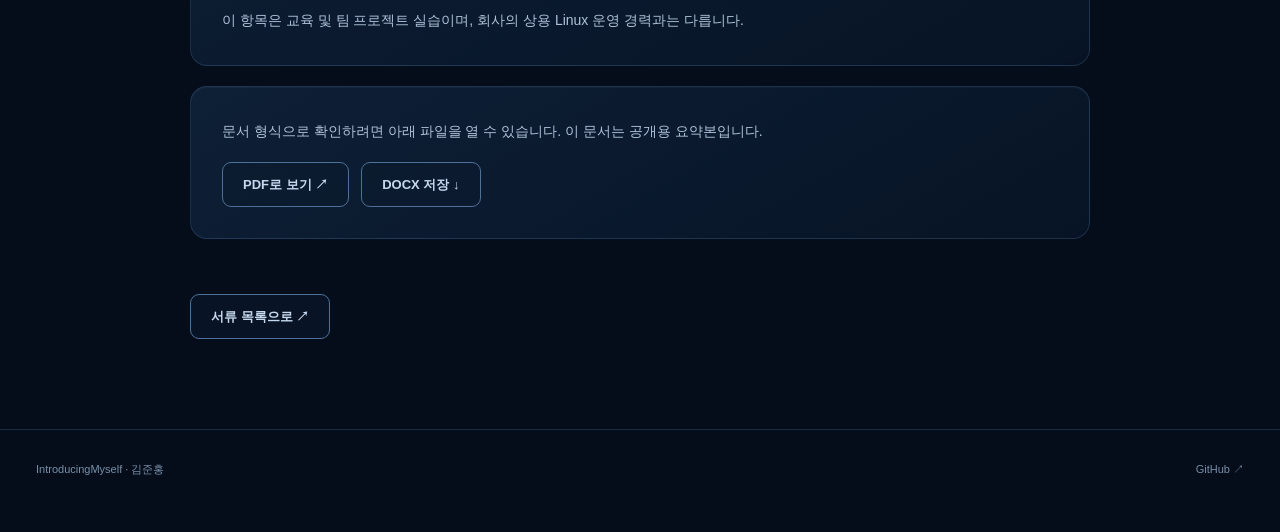
<file: experience.html>
<!doctype html><html lang="ko"><head><meta charset="UTF-8"><meta name="viewport" content="width=device-width,initial-scale=1"><meta name="theme-color" content="#050d1a"><meta name="description" content="김준홍의 자기소개 웹사이트. 네트워크 장비 유지보수 업무와 교육 실습"><title>경력기술서 | 김준홍 · IntroducingMyself</title><link rel="stylesheet" href="assets/styles.css"><script src="assets/main.js" defer></script></head><body><a class="skip" href="#main">본문으로 건너뛰기</a><header class="topbar"><div class="container"><a class="logo" href="index.html" aria-label="IntroducingMyself 첫 화면"><span class="logo-symbol">IM/</span><span><span class="logo-main">KIM <strong>JUNHONG</strong></span><span class="logo-sub">INTRODUCING MYSELF</span></span></a><div class="sub-links"><a href="index.html#documents">← 소개 페이지</a><a href="https://kjhnet.vercel.app" target="_blank" rel="noopener noreferrer">SE 포트폴리오 ↗</a></div></div><div class="scroll-track"><div class="scroll-progress"></div></div></header><main class="container" id="main"><article class="subpage"><a class="back-link" href="index.html#documents">← 서류 목록으로 돌아가기</a><div class="section-number" style="margin-top:49px">CAREER / 현장 실무와 교육 실습</div><h1>경력기술서</h1><p class="subpage-lead">회사에서 해 본 일과 교육·팀 프로젝트에서 실습한 내용을 나눠 적었습니다. 경력 기간은 2024년 7월 26일부터 2025년 10월 31일까지입니다.</p>
<h2>회사 근무 · 네트워크·보안 장비 유지보수</h2><div class="surface"><h3>네트아이티 · 정보보안부</h3><p><strong>2024.07.26 ~ 2025.10.31</strong> · 약 1년 3개월</p><ul class="details-list"><li>FortiGate·AhnLab·AXGATE 방화벽 및 Handreamnet 보안 스위치 유지보수</li><li>Cisco·Arista 스위치 유지보수 참여</li><li>Alcatel 장비 교체 시 설정 및 계정 확인</li><li>장비 설치·교체, 설정 비교, 물리 결선 및 통신 경로 점검</li></ul></div>
<h2>현장에서 기억에 남는 장애</h2><div class="surface"><h3>VLAN 누락 확인과 통신 복구</h3><p>장비 교체 후 통신이 되지 않던 구간에서 기존 장비와 신규 장비의 VLAN 설정을 비교했습니다. VLAN이 하나 누락된 사실을 발견한 뒤 선배에게 알렸습니다.</p><p>선배가 상위 L3 스위치 설정을 수정했고, 저는 하위 L2 스위치에 필요한 VLAN을 추가했습니다. 이후 통신 상태를 확인해 복구를 검증했습니다.</p><h3>110블록 결선</h3><p>현장 작업 중 110블록 결선을 직접 해결한 경험이 있습니다. 장비 설정만큼 물리적인 연결 상태를 점검하는 것이 중요하다는 사실을 배웠습니다.</p></div>
<h2>교육과 팀 프로젝트에서 해 본 일</h2><div class="surface"><h3>서버·접근제어</h3><p>Ubuntu·Rocky Linux에 웹·DB·DNS 서비스를 설치하고 접근·기능 테스트를 했습니다. Rocky Linux Samba 공유 폴더에서 사용자 그룹별 읽기·쓰기 권한을 설정하고, Windows와 smbclient로 동작을 확인했습니다.</p><h3>로그·보안 모니터링</h3><p>Wazuh Manager와 Agent를 연동하고 SSH 실패, 파일 무결성, SMB 접근 로그를 살펴봤습니다. 보안 실습에서는 pfSense, Snort, Suricata 기반 탐지·차단 규칙을 설정하고 로그와 실제 차단 결과를 구분해 테스트했습니다.</p><p class="source-note">이 항목은 교육 및 팀 프로젝트 실습이며, 회사의 상용 Linux 운영 경력과는 다릅니다.</p></div>
<div class="surface"><p>문서 형식으로 확인하려면 아래 파일을 열 수 있습니다. 이 문서는 공개용 요약본입니다.</p><div class="detail-actions"><a href="documents/BR-A_경력기술서.pdf" class="btn ghost" target="_blank" rel="noopener noreferrer">PDF로 보기 ↗</a><a href="documents/BR-A_경력기술서.docx" class="btn ghost" download>DOCX 저장 ↓</a></div></div><div style="margin:55px 0 90px"><a href="index.html#documents" class="btn ghost">서류 목록으로 ↗</a></div></article></main><footer class="footer" style="margin-top:15px"><div class="container footer-inner"><span>IntroducingMyself · 김준홍</span><a href="https://github.com/wnsghd1802/IntroducingMyself" target="_blank" rel="noopener noreferrer">GitHub ↗</a></div></footer><button class="scroll-top" aria-label="맨 위로 이동" type="button">↑</button></body></html>
</file>
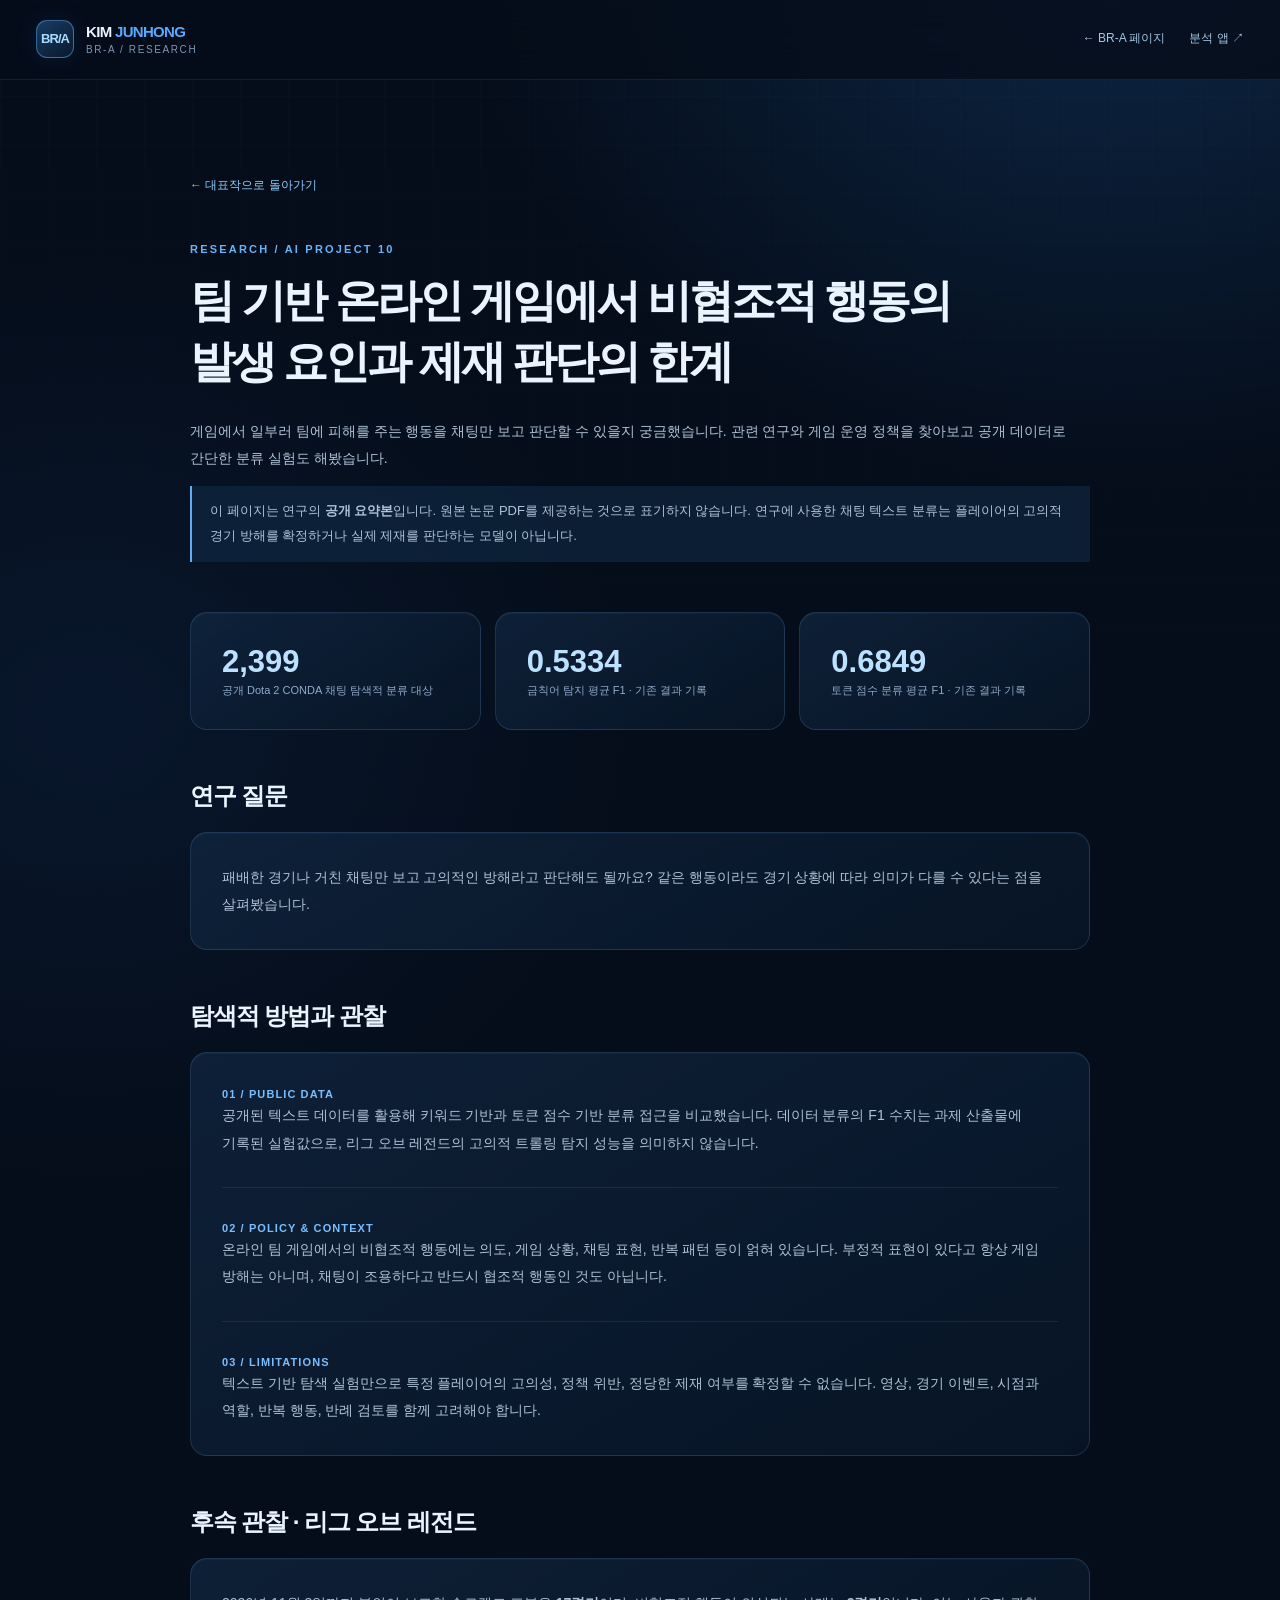
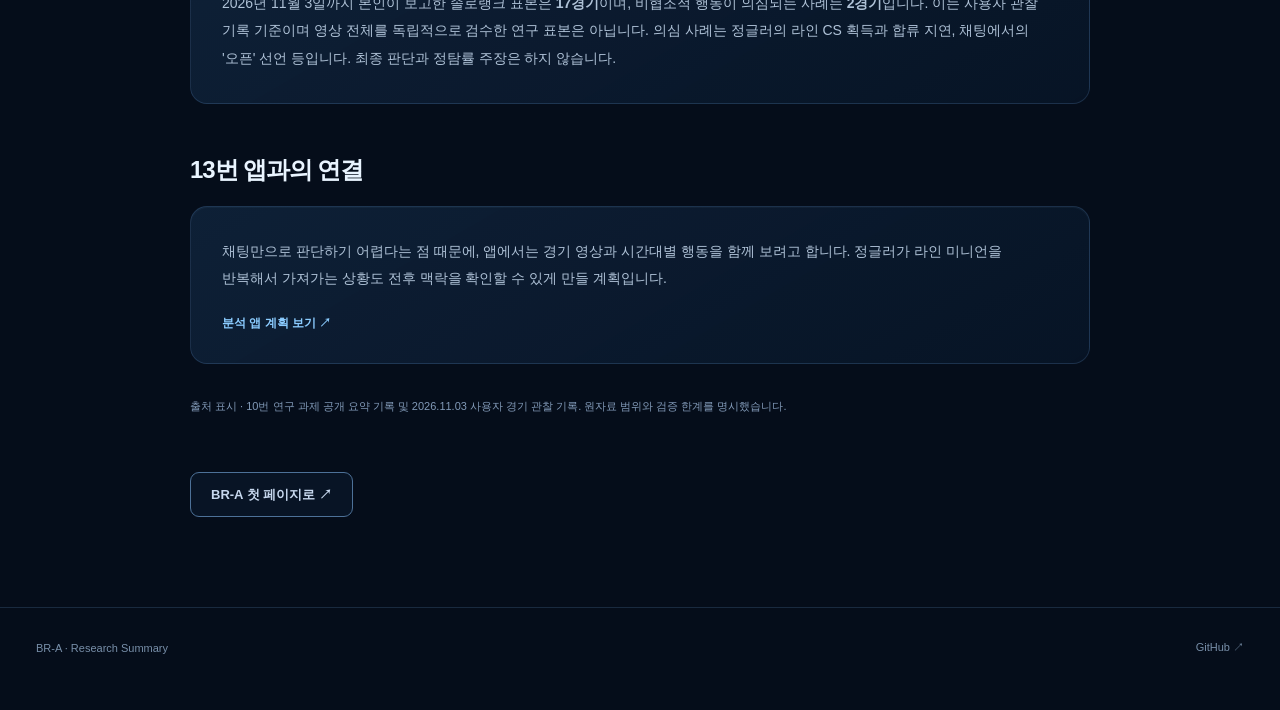
<file: research.html>
<!doctype html><html lang="ko"><head><meta charset="UTF-8"><meta name="viewport" content="width=device-width,initial-scale=1"><meta name="theme-color" content="#050d1a"><meta name="description" content="BR-A 연구 과제 10의 목적, 방법, 수치 및 해석상의 한계를 정리한 공개 요약 페이지."><title>연구 기록 | BR-A · 김준홍</title><link rel="stylesheet" href="assets/styles.css"><script src="assets/main.js" defer></script></head><body><a class="skip" href="#main">본문으로 건너뛰기</a><header class="topbar"><div class="container"><a class="logo" href="index.html"><span class="logo-symbol">BR/A</span><span><span class="logo-main">KIM <strong>JUNHONG</strong></span><span class="logo-sub">BR-A / RESEARCH</span></span></a><div class="sub-links"><a href="index.html#work">← BR-A 페이지</a><a href="app.html">분석 앱 ↗</a></div></div><div class="scroll-track"><div class="scroll-progress"></div></div></header><main id="main" class="container"><article class="subpage"><a href="index.html#work" class="back-link">← 대표작으로 돌아가기</a><div class="section-number" style="margin-top:49px">RESEARCH / AI PROJECT 10</div><h1>팀 기반 온라인 게임에서 비협조적 행동의 발생 요인과 제재 판단의 한계</h1><p class="subpage-lead">게임에서 일부러 팀에 피해를 주는 행동을 채팅만 보고 판단할 수 있을지 궁금했습니다. 관련 연구와 게임 운영 정책을 찾아보고 공개 데이터로 간단한 분류 실험도 해봤습니다.</p><div class="disclaimer">이 페이지는 연구의 <b>공개 요약본</b>입니다. 원본 논문 PDF를 제공하는 것으로 표기하지 않습니다. 연구에 사용한 채팅 텍스트 분류는 플레이어의 고의적 경기 방해를 확정하거나 실제 제재를 판단하는 모델이 아닙니다.</div><div class="mini-metrics"><div class="surface"><strong>2,399</strong><small>공개 Dota 2 CONDA 채팅 탐색적 분류 대상</small></div><div class="surface"><strong>0.5334</strong><small>금칙어 탐지 평균 F1 · 기존 결과 기록</small></div><div class="surface"><strong>0.6849</strong><small>토큰 점수 분류 평균 F1 · 기존 결과 기록</small></div></div><h2>연구 질문</h2><div class="surface"><p>패배한 경기나 거친 채팅만 보고 고의적인 방해라고 판단해도 될까요? 같은 행동이라도 경기 상황에 따라 의미가 다를 수 있다는 점을 살펴봤습니다.</p></div><h2>탐색적 방법과 관찰</h2><div class="surface"><span class="phase-label">01 / PUBLIC DATA</span><p>공개된 텍스트 데이터를 활용해 키워드 기반과 토큰 점수 기반 분류 접근을 비교했습니다. 데이터 분류의 F1 수치는 과제 산출물에 기록된 실험값으로, 리그 오브 레전드의 고의적 트롤링 탐지 성능을 의미하지 않습니다.</p><div class="eyeline"></div><span class="phase-label">02 / POLICY &amp; CONTEXT</span><p>온라인 팀 게임에서의 비협조적 행동에는 의도, 게임 상황, 채팅 표현, 반복 패턴 등이 얽혀 있습니다. 부정적 표현이 있다고 항상 게임 방해는 아니며, 채팅이 조용하다고 반드시 협조적 행동인 것도 아닙니다.</p><div class="eyeline"></div><span class="phase-label">03 / LIMITATIONS</span><p>텍스트 기반 탐색 실험만으로 특정 플레이어의 고의성, 정책 위반, 정당한 제재 여부를 확정할 수 없습니다. 영상, 경기 이벤트, 시점과 역할, 반복 행동, 반례 검토를 함께 고려해야 합니다.</p></div><h2>후속 관찰 · 리그 오브 레전드</h2><div class="surface"><p>2026년 11월 3일까지 본인이 보고한 솔로랭크 표본은 <strong>17경기</strong>이며, 비협조적 행동이 의심되는 사례는 <strong>2경기</strong>입니다. 이는 사용자 관찰 기록 기준이며 영상 전체를 독립적으로 검수한 연구 표본은 아닙니다. 의심 사례는 정글러의 라인 CS 획득과 합류 지연, 채팅에서의 '오픈' 선언 등입니다. 최종 판단과 정탐률 주장은 하지 않습니다.</p></div><h2>13번 앱과의 연결</h2><div class="surface"><p>채팅만으로 판단하기 어렵다는 점 때문에, 앱에서는 경기 영상과 시간대별 행동을 함께 보려고 합니다. 정글러가 라인 미니언을 반복해서 가져가는 상황도 전후 맥락을 확인할 수 있게 만들 계획입니다.</p><a class="text-link" href="app.html">분석 앱 계획 보기 ↗</a></div><p style="margin-top:32px;font-size:11px;color:#829ab8">출처 표시 · 10번 연구 과제 공개 요약 기록 및 2026.11.03 사용자 경기 관찰 기록. 원자료 범위와 검증 한계를 명시했습니다.</p><div style="margin:55px 0 90px"><a href="index.html" class="btn ghost">BR-A 첫 페이지로 ↗</a></div></article></main><footer class="footer" style="margin-top:15px"><div class="container footer-inner"><span>BR-A · Research Summary</span><a href="https://github.com/wnsghd1802" target="_blank" rel="noopener noreferrer">GitHub ↗</a></div></footer><button class="scroll-top" aria-label="맨 위로 이동" type="button">↑</button></body></html>
</file>
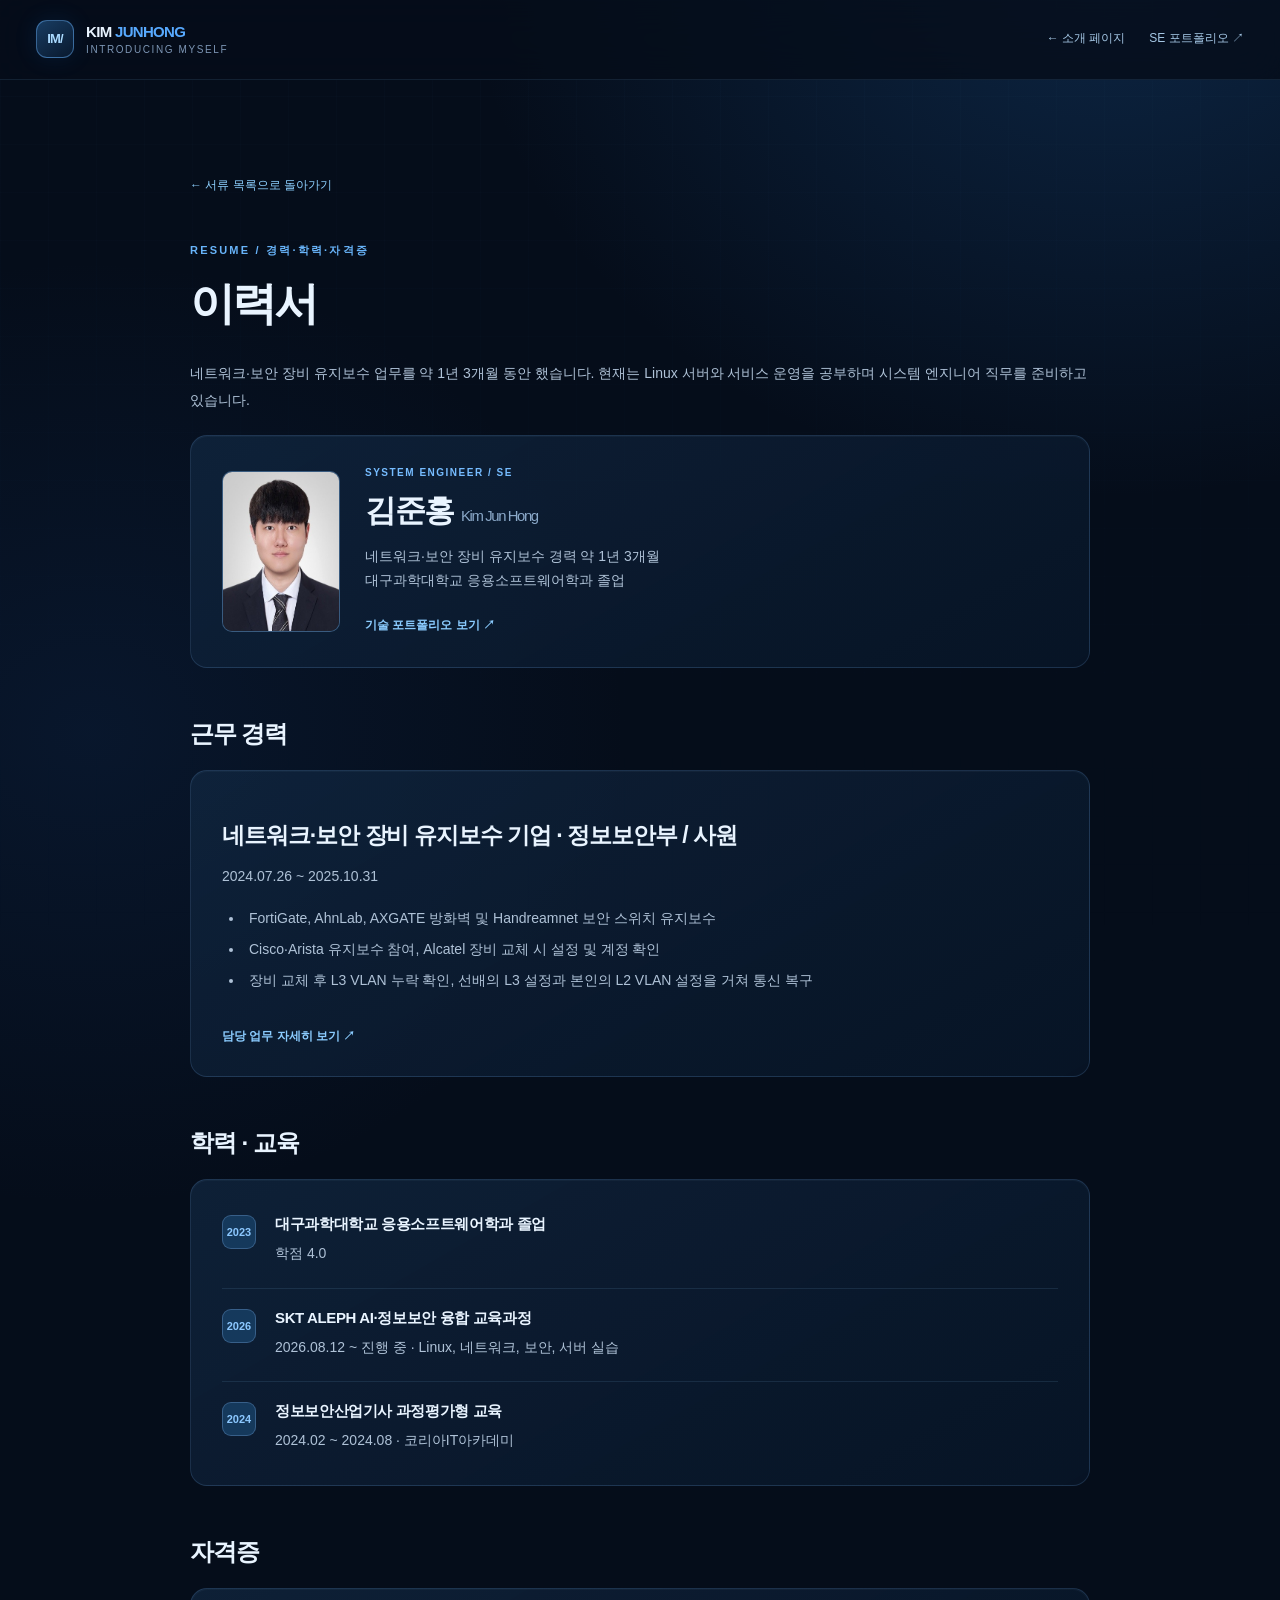
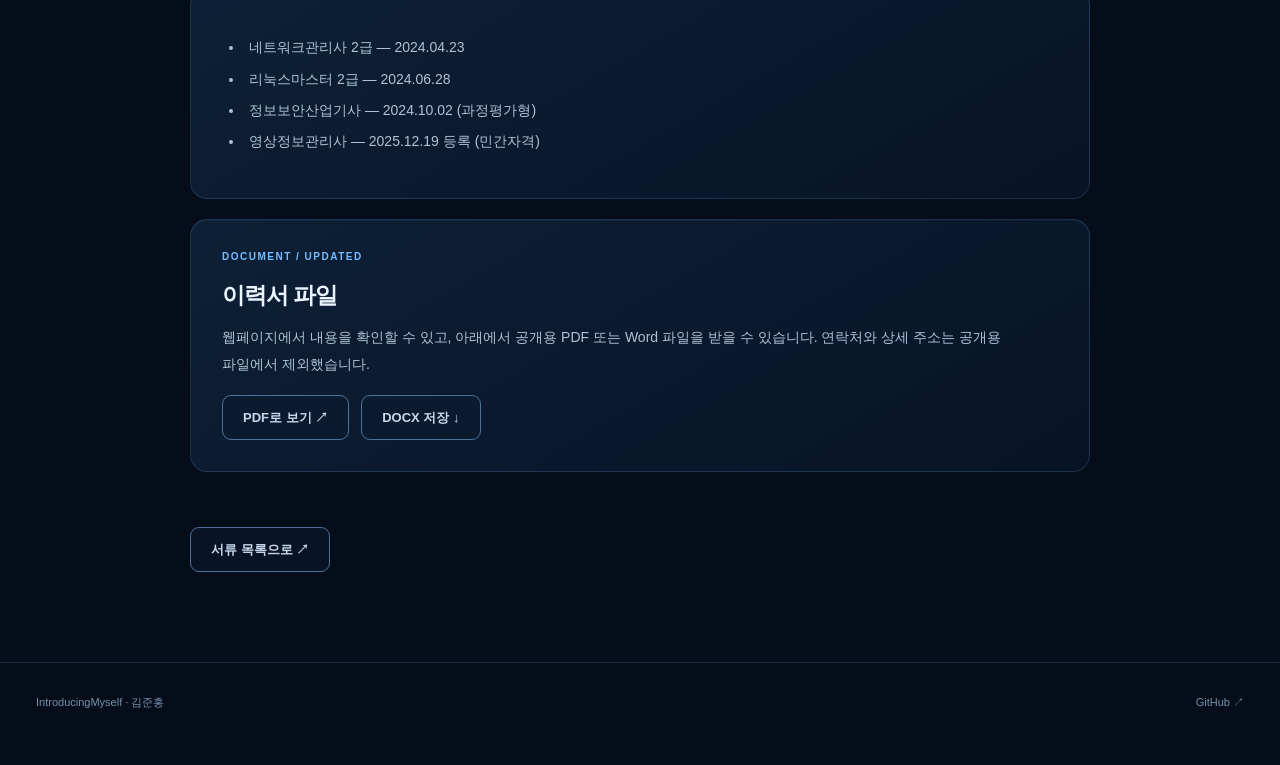
<file: resume.html>
<!doctype html><html lang="ko"><head><meta charset="UTF-8"><meta name="viewport" content="width=device-width,initial-scale=1"><meta name="theme-color" content="#050d1a"><meta name="description" content="김준홍의 자기소개 웹사이트. 경력, 학력, 자격증과 사진 포함 이력서"><title>이력서 | 김준홍 · IntroducingMyself</title><link rel="stylesheet" href="assets/styles.css"><script src="assets/main.js" defer></script></head><body><a class="skip" href="#main">본문으로 건너뛰기</a><header class="topbar"><div class="container"><a class="logo" href="index.html" aria-label="IntroducingMyself 첫 화면"><span class="logo-symbol">IM/</span><span><span class="logo-main">KIM <strong>JUNHONG</strong></span><span class="logo-sub">INTRODUCING MYSELF</span></span></a><div class="sub-links"><a href="index.html#documents">← 소개 페이지</a><a href="https://kjhnet.vercel.app" target="_blank" rel="noopener noreferrer">SE 포트폴리오 ↗</a></div></div><div class="scroll-track"><div class="scroll-progress"></div></div></header><main class="container" id="main"><article class="subpage"><a class="back-link" href="index.html#documents">← 서류 목록으로 돌아가기</a><div class="section-number" style="margin-top:49px">RESUME / 경력·학력·자격증</div><h1>이력서</h1><p class="subpage-lead">네트워크·보안 장비 유지보수 업무를 약 1년 3개월 동안 했습니다. 현재는 Linux 서버와 서비스 운영을 공부하며 시스템 엔지니어 직무를 준비하고 있습니다.</p>
<div class="resume-top surface"><img class="resume-photo" src="assets/headshot.jpg" alt="이력서에 사용한 증명사진"><div><span class="kicker">SYSTEM ENGINEER / SE</span><h2 style="margin:12px 0 8px">김준홍 <span style="font-weight:400;color:#8ba9c9;font-size:.48em">Kim Jun Hong</span></h2><p>네트워크·보안 장비 유지보수 경력 약 1년 3개월<br>대구과학대학교 응용소프트웨어학과 졸업</p><p style="margin:0"><a class="text-link" href="https://kjhnet.vercel.app" target="_blank" rel="noopener noreferrer">기술 포트폴리오 보기 ↗</a></p></div></div>
<h2>근무 경력</h2><div class="surface"><h3>네트워크·보안 장비 유지보수 기업 · 정보보안부 / 사원</h3><p>2024.07.26 ~ 2025.10.31</p><ul class="details-list"><li>FortiGate, AhnLab, AXGATE 방화벽 및 Handreamnet 보안 스위치 유지보수</li><li>Cisco·Arista 유지보수 참여, Alcatel 장비 교체 시 설정 및 계정 확인</li><li>장비 교체 후 L3 VLAN 누락 확인, 선배의 L3 설정과 본인의 L2 VLAN 설정을 거쳐 통신 복구</li></ul><a class="text-link" href="experience.html">담당 업무 자세히 보기 ↗</a></div>
<h2>학력 · 교육</h2><div class="surface"><div class="journey-step"><span class="journey-n">2023</span><div><b>대구과학대학교 응용소프트웨어학과 졸업</b><p>학점 4.0</p></div></div><div class="journey-step"><span class="journey-n">2026</span><div><b>SKT ALEPH AI·정보보안 융합 교육과정</b><p>2026.08.12 ~ 진행 중 · Linux, 네트워크, 보안, 서버 실습</p></div></div><div class="journey-step"><span class="journey-n">2024</span><div><b>정보보안산업기사 과정평가형 교육</b><p>2024.02 ~ 2024.08 · 코리아IT아카데미</p></div></div></div>
<h2>자격증</h2><div class="surface"><ul class="details-list"><li>네트워크관리사 2급 — 2024.04.23</li><li>리눅스마스터 2급 — 2024.06.28</li><li>정보보안산업기사 — 2024.10.02 (과정평가형)</li><li>영상정보관리사 — 2025.12.19 등록 (민간자격)</li></ul></div>
<div class="surface"><span class="kicker">DOCUMENT / UPDATED</span><h3>이력서 파일</h3><p>웹페이지에서 내용을 확인할 수 있고, 아래에서 공개용 PDF 또는 Word 파일을 받을 수 있습니다. 연락처와 상세 주소는 공개용 파일에서 제외했습니다.</p><div class="detail-actions"><a class="btn ghost" href="documents/BR-A_이력서.pdf" target="_blank" rel="noopener noreferrer">PDF로 보기 ↗</a><a class="btn ghost" href="documents/BR-A_이력서.docx" download>DOCX 저장 ↓</a></div></div><div style="margin:55px 0 90px"><a href="index.html#documents" class="btn ghost">서류 목록으로 ↗</a></div></article></main><footer class="footer" style="margin-top:15px"><div class="container footer-inner"><span>IntroducingMyself · 김준홍</span><a href="https://github.com/wnsghd1802/IntroducingMyself" target="_blank" rel="noopener noreferrer">GitHub ↗</a></div></footer><button class="scroll-top" aria-label="맨 위로 이동" type="button">↑</button></body></html>
</file>
<file: assets/styles.css>
:root{color-scheme:dark;--bg:#050d1a;--bg2:#09162a;--panel:#0c1b31;--panel2:#102541;--line:rgba(114,165,220,.19);--line-strong:rgba(116,184,255,.38);--text:#e9f4ff;--muted:#9fb3ce;--soft:#c7d8eb;--blue:#58aaff;--cyan:#8cddff;--green:#73dccd;--amber:#f2bf79;--max:1220px;--font:Pretendard,'Noto Sans KR',-apple-system,BlinkMacSystemFont,'Segoe UI','Malgun Gothic',sans-serif}
*{box-sizing:border-box}html{scroll-behavior:smooth;scroll-padding-top:85px}body{margin:0;min-height:100vh;font-family:var(--font);color:var(--text);background:radial-gradient(ellipse 51% 24% at 87% -3%,rgba(26,83,145,.37),transparent),radial-gradient(ellipse 42% 20% at 7% 31%,rgba(24,67,128,.18),transparent),var(--bg);-webkit-font-smoothing:antialiased}body:before{content:"";position:absolute;inset:0 0 auto;height:1010px;pointer-events:none;background-image:linear-gradient(rgba(90,145,200,.025) 1px,transparent 1px),linear-gradient(90deg,rgba(90,145,200,.025) 1px,transparent 1px);background-size:48px 48px;mask-image:linear-gradient(#000,transparent)}::selection{background:#2467ac;color:white}a{color:inherit;text-decoration:none}button{font:inherit}img,svg{max-width:100%}button,a{ -webkit-tap-highlight-color:transparent}a:focus-visible,button:focus-visible,summary:focus-visible{outline:2px solid var(--cyan);outline-offset:4px}.container{width:min(var(--max),calc(100% - 72px));margin-inline:auto}.topbar{position:sticky;top:0;z-index:100;border-bottom:1px solid rgba(118,170,220,.13);background:rgba(5,13,26,.8);backdrop-filter:blur(18px);-webkit-backdrop-filter:blur(18px)}.topbar .container{height:77px;display:flex;align-items:center;justify-content:space-between;gap:25px}.logo{display:flex;align-items:center;gap:12px;min-width:max-content}.logo-symbol{width:38px;height:38px;display:grid;place-items:center;border:1px solid rgba(107,183,255,.45);background:linear-gradient(145deg,#183c62,#09192e);color:#aadaff;border-radius:11px;font-size:13px;font-weight:850;letter-spacing:-.07em;box-shadow:0 0 25px #3188ff1c}.logo-main{font-size:15px;font-weight:800;letter-spacing:-.045em}.logo-main strong{color:var(--blue)}.logo-sub{display:block;margin-top:3px;color:#7d96b5;font-size:10px;letter-spacing:.16em;text-transform:uppercase}.nav{display:flex;gap:30px;align-items:center;margin-left:auto}.nav a{font-size:12px;color:#a4b9d1;letter-spacing:.005em;transition:color .2s}.nav a:hover,.nav a.active{color:#8ecaff}.nav .nav-cta{color:#e0f0ff;border:1px solid #4f789e80;padding:10px 14px;border-radius:8px}.nav-toggle{display:none;background:transparent;border:1px solid #365779;color:var(--text);border-radius:8px;padding:9px 12px;cursor:pointer}.scroll-track{height:2px;background:transparent}.scroll-progress{height:100%;background:linear-gradient(90deg,#2e78d3,#8ad9ff);width:0;transition:width .08s}
.hero{position:relative;min-height:710px;padding:100px 0 82px;display:grid;grid-template-columns:1.05fr .95fr;align-items:center;gap:44px}.eyebrow{display:flex;align-items:center;gap:11px;color:#88c4ff;font-size:11px;font-weight:800;letter-spacing:.18em;text-transform:uppercase}.eyebrow:before{content:"";width:19px;height:1px;background:#7cbdff}.hero h1{margin:31px 0 22px;font-size:clamp(36px,4.6vw,63px);letter-spacing:-.079em;line-height:1.19;word-break:keep-all}.accent{color:var(--blue)}.hero-lead{max-width:530px;color:#b4c5d9;font-size:16px;line-height:1.96;word-break:keep-all}.hero-actions{display:flex;gap:11px;flex-wrap:wrap;margin-top:30px}.btn{display:inline-flex;align-items:center;justify-content:center;gap:12px;min-height:45px;border-radius:9px;padding:12px 20px;font-size:13px;font-weight:720;transition:transform .2s,border-color .2s,background .2s;border:1px solid #4d7198;background:#12233a;cursor:pointer}.btn:hover{transform:translateY(-2px);border-color:#80bfff;background:#153759}.btn.primary{background:#2067b8;border-color:#398eea;color:#f5fbff;box-shadow:0 13px 35px rgba(28,100,203,.17)}.btn.primary:hover{background:#277bd6}.btn.ghost{background:rgba(12,26,45,.58);color:#c7d8ee}.btn.small{min-height:37px;padding:8px 13px;font-size:12px}.hero-footnote{margin-top:40px;display:flex;align-items:center;gap:11px;color:#7d93ae;font-size:12px}.status-dot{width:7px;height:7px;border-radius:50%;background:#70d9c7;box-shadow:0 0 0 5px rgba(112,217,199,.09)}
.network-wrap{position:relative;min-width:0}.network-wrap:before{content:"";position:absolute;inset:8% -4%;border-radius:50%;background:radial-gradient(ellipse,#113f7380,transparent 67%);filter:blur(48px)}.network-panel{position:relative;min-height:464px;border:1px solid rgba(104,167,227,.24);background:linear-gradient(135deg,rgba(14,41,70,.72),rgba(7,19,38,.92));border-radius:24px;padding:19px;overflow:hidden;box-shadow:0 26px 100px #0004,inset 0 1px 1px #aacfff1c}.network-panel:after{content:"";position:absolute;inset:0;pointer-events:none;background:repeating-linear-gradient(0deg,transparent,transparent 27px,#a5d6ff07 28px),repeating-linear-gradient(90deg,transparent,transparent 27px,#a5d6ff07 28px);mask-image:linear-gradient(black,transparent)}.panel-header{position:relative;z-index:2;display:flex;justify-content:space-between;gap:15px;align-items:center;color:#97b6d6;font-size:10px;font-weight:800;letter-spacing:.12em}.terminal-lights{display:flex;gap:5px}.terminal-lights i{display:block;width:6px;height:6px;border-radius:50%;background:#497394}.terminal-lights i:first-child{background:#81c6ff}.network-svg{width:100%;height:340px;display:block;position:relative;z-index:1;overflow:visible}.line-glow{fill:none;stroke:#55aaff;stroke-width:3;opacity:.13;filter:blur(5px)}.line-base{fill:none;stroke:#4088c8;stroke-width:1.5;stroke-dasharray:5 7;opacity:.48}.line-signal{fill:none;stroke:#78d4ff;stroke-width:2.5;stroke-linecap:round;stroke-dasharray:7 80;animation:signal 5s linear infinite;filter:drop-shadow(0 0 5px #4caaff)}.node-box{fill:#0b2542;stroke:#3e7db8;stroke-width:1.2}.node-box.alt{fill:#0d304b;stroke:#57bbdc}.node-label{fill:#d7eeff;font-size:12px;font-weight:800;letter-spacing:.06em}.node-sub{fill:#79a4c8;font-size:9px;letter-spacing:.08em}.node-led{fill:#7ee1cb;filter:drop-shadow(0 0 5px #7ee1cb);animation:blink 4s infinite}.node-led.delay{animation-delay:1.3s}.node-led.delay2{animation-delay:2.7s}.panel-footer{display:flex;justify-content:space-between;align-items:center;gap:15px;color:#8caccc;font-size:10px;border-top:1px solid #82c3ff24;padding-top:17px;letter-spacing:.05em;position:relative;z-index:3}.panel-footer strong{color:#7ed7c8;font-weight:650}.panel-caption{display:flex;align-items:center;gap:11px;margin:14px 9px 0;color:#839bb8;font-size:11px;line-height:1.7}.panel-caption:before{content:"";display:block;width:22px;height:1px;background:#486888}@keyframes signal{to{stroke-dashoffset:-174}}@keyframes blink{0%,60%,100%{opacity:1}65%{opacity:.32}72%{opacity:1}}.metrics-strip{border-top:1px solid var(--line);border-bottom:1px solid var(--line);background:rgba(10,27,48,.54)}.metrics-grid{display:grid;grid-template-columns:repeat(4,1fr)}.metric{padding:30px 24px;border-right:1px solid var(--line)}.metric:first-child{padding-left:0}.metric:last-child{border:0}.metric small{display:block;color:#8ba6c3;font-size:11px;letter-spacing:.06em}.metric strong{display:block;margin:10px 0 7px;color:#d8eeff;font-size:28px;line-height:1.05;font-weight:780;letter-spacing:-.05em}.metric span{display:block;color:#8497af;font-size:11px}.section{padding:125px 0 0}.section-title{display:flex;justify-content:space-between;align-items:end;gap:40px;margin-bottom:42px}.section-number{font-size:11px;letter-spacing:.2em;color:#68b4fa;font-weight:750}.section h2,.subpage h1{max-width:800px;font-size:clamp(32px,3.5vw,49px);letter-spacing:-.068em;line-height:1.36;margin:15px 0 0;word-break:keep-all}.section-subtitle{max-width:325px;color:#93a9c4;font-size:13px;line-height:1.9;word-break:keep-all;margin:0 0 5px}.two-column{display:grid;grid-template-columns:1.12fr .88fr;gap:18px}.surface{background:linear-gradient(150deg,rgba(17,39,65,.74),rgba(8,21,39,.85));border:1px solid var(--line);border-radius:17px;padding:31px;position:relative}.surface:before{content:"";position:absolute;inset:0;border-radius:inherit;pointer-events:none;box-shadow:inset 0 1px 0 #a8d7ff0a}.surface .kicker{display:block;font-size:10px;letter-spacing:.15em;color:#76bcff;font-weight:800}.surface h3{font-size:23px;letter-spacing:-.045em;line-height:1.4;margin:17px 0 12px}.surface p{color:#aebfd3;line-height:1.93;font-size:13px;margin:0;word-break:keep-all}.journey{min-height:392px;display:flex;flex-direction:column;justify-content:space-between}.journey-step{display:flex;gap:19px;padding:20px 0;border-bottom:1px solid #6c9ac127}.journey-step:first-child{padding-top:4px}.journey-step:last-child{border:0;padding-bottom:0}.journey-n{display:grid;place-items:center;flex:0 0 34px;height:34px;border-radius:9px;border:1px solid #6a9acd66;background:#15395c;color:#8cc8ff;font-size:11px;font-weight:800}.journey-step b{font-size:15px;letter-spacing:-.025em}.journey-step p{margin-top:6px}.quote-card{padding:37px;background:radial-gradient(circle at 0 0,#1a426a80,transparent 70%),linear-gradient(150deg,#102740,#0a1d35);display:flex;flex-direction:column;justify-content:space-between}.quote-mark{font-size:59px;line-height:.8;color:#458dd0;font-family:Georgia,serif}.quote-card blockquote{font-size:clamp(18px,2.1vw,27px);font-weight:650;line-height:1.7;letter-spacing:-.043em;margin:8px 0 30px;word-break:keep-all}.quote-card small{color:#84a7c9;font-size:11px}.story-panel{overflow:hidden}.story-intro{display:grid;grid-template-columns:1fr auto;gap:25px;align-items:end}.story-intro p{font-size:14px;line-height:2;max-width:760px}.story-open{margin-top:20px}.full-story{display:none;margin-top:29px;padding-top:35px;border-top:1px solid #6b98bf45}.full-story.is-open{display:block}.full-story p{max-width:880px;color:#c7d6e9;font-size:15px;line-height:2.18;word-break:keep-all;margin:0 0 20px}.full-story p:first-letter{color:#fff}.source-text{font-size:11px!important;color:#7995b2!important;line-height:1.8!important}.feature-grid{display:grid;grid-template-columns:repeat(3,1fr);gap:16px}.feature{min-height:245px}.feature .feature-icon{display:grid;place-items:center;height:42px;width:42px;border:1px solid #5c9bd258;border-radius:12px;background:#123354;color:#a4d9ff;font-weight:800}.feature h3{font-size:19px}.feature .source{margin-top:22px;padding-top:17px;border-top:1px solid #709fca2a;color:#7f9fc0;font-size:11px;line-height:1.7}.record-wrap{display:grid;grid-template-columns:.85fr 1.15fr;gap:18px}.stat-cards{display:grid;grid-template-columns:repeat(2,1fr);gap:13px}.stat{border:1px solid #6995bb36;background:#10244082;padding:25px 22px;border-radius:13px;min-height:153px}.stat strong{font-size:43px;font-weight:750;letter-spacing:-.06em;color:#dcefff;display:block;line-height:1}.stat .unit{color:#65b9fc;font-size:14px}.stat label{display:block;margin-top:14px;font-size:13px;color:#bfcfe1}.stat small{display:block;margin-top:7px;color:#7798bb;font-size:10px}.chart-box{display:flex;flex-direction:column;justify-content:space-between}.chart-box .bars{display:flex;flex-direction:column;gap:20px;margin:28px 0}.bar-label{display:flex;justify-content:space-between;font-size:12px;margin-bottom:10px;color:#b3c9df}.bar-label b{color:#e0f0ff}.bar-track{height:9px;border-radius:20px;background:#203c58;overflow:hidden}.bar-fill{display:block;height:100%;border-radius:20px;background:linear-gradient(90deg,#2560b0,#79c2ff);transform-origin:left;transform:scaleX(0);transition:transform 1.25s cubic-bezier(.2,.8,.25,1)}.bar-fill.ready{transform:scaleX(1)}.bar-fill.partial{background:linear-gradient(90deg,#246b81,#74d4c5)}.bar-fill.notdone{background:linear-gradient(90deg,#785127,#efb974)}.note-text{border-top:1px solid #638ab42d;padding-top:17px;color:#829cb9;font-size:11px;line-height:1.8}.timeline{margin-top:18px;display:grid;grid-template-columns:100px 1fr 110px;gap:18px;align-items:start}.timeline-date{font-size:12px;color:#7dbeff;font-weight:800}.timeline-body{padding-left:21px;border-left:1px solid #6ca6db7a;position:relative}.timeline-body:before{content:"";position:absolute;left:-4px;top:0;width:7px;height:7px;background:#7bc9ff;box-shadow:0 0 0 5px #61a7ea21;border-radius:50%}.timeline-body strong{font-size:14px}.timeline-body p{font-size:12px;margin-top:7px}.timeline-tag{font-size:10px;border:1px solid #5d87ad65;color:#a7bdd3;padding:6px 7px;border-radius:5px;text-align:center}.timeline + .timeline{margin-top:26px}.work-grid{display:grid;grid-template-columns:repeat(2,1fr);gap:17px}.work-card{padding:0;overflow:hidden}.work-visual{height:165px;padding:22px 28px;border-bottom:1px solid #4d80aa2d;position:relative;overflow:hidden;background:radial-gradient(circle at 78% 35%,#214e7b84,transparent 54%),#0b223b}.work-visual .work-num{color:#8eb8d8;font-size:10px;letter-spacing:.13em;font-weight:800}.work-visual .work-ascii{position:absolute;inset:auto 20px 19px auto;color:#6da7d8;opacity:.3;font:12px/1.6 ui-monospace,SFMono-Regular,Consolas,monospace;white-space:pre}.work-visual:before,.work-visual:after{content:"";position:absolute;border:1px solid #3877ac70;transform:rotate(35deg);border-radius:15px}.work-visual:before{height:136px;width:136px;right:20%;top:35px}.work-visual:after{height:75px;width:75px;right:10%;top:35px}.work-info{padding:28px 29px 30px}.work-top{display:flex;justify-content:space-between;align-items:center;gap:12px}.work-category{font-size:10px;color:#81b5de;font-weight:800;letter-spacing:.12em}.pill{border-radius:20px;border:1px solid #5a8db658;padding:6px 11px;color:#a4c7e3;font-size:10px;white-space:nowrap}.pill.on{color:#93e4cd;border-color:#4ba99270}.work-info h3{font-size:22px;line-height:1.45;margin:20px 0 11px;letter-spacing:-.04em;word-break:keep-all}.work-info p{color:#a9bed5;font-size:13px;line-height:1.85;min-height:85px}.text-link{display:inline-flex;gap:9px;align-items:center;margin-top:22px;font-size:12px;color:#8bccff;font-weight:750}.text-link:hover{color:#c1e8ff}.document-grid{display:grid;grid-template-columns:repeat(3,1fr);gap:15px}.doc-card{min-height:218px;display:flex;flex-direction:column}.doc-icon{width:37px;height:44px;border:1px solid #6da7d087;display:grid;place-items:center;color:#a7d8ff;border-radius:5px;font-weight:800;font-size:10px;background:#19385a}.doc-card h3{font-size:19px;margin:19px 0 5px}.doc-card p{min-height:52px}.doc-links{display:flex;gap:7px;margin-top:auto;padding-top:19px}.doc-links a{padding:9px 12px;border:1px solid #537b9c69;border-radius:6px;font-size:11px;color:#aad9ff;transition:background .2s}.doc-links a:hover{background:#1c3d61}.wrapup{display:grid;grid-template-columns:1fr auto;align-items:center;gap:20px;padding:31px 36px;border:1px solid #528abd60;border-radius:14px;background:radial-gradient(circle at 70% 20%,#2052893d,transparent 65%),#102540;margin-top:22px}.wrapup h3{font-size:20px;margin:0 0 7px}.wrapup p{font-size:12px;color:#a4bbd4;line-height:1.9;margin:0}.footer{border-top:1px solid var(--line);margin-top:130px;padding:32px 0 55px;color:#788fa9;font-size:11px}.footer-inner{display:flex;justify-content:space-between;align-items:center;gap:20px;flex-wrap:wrap}.footer strong{color:#a4caeb}.footer-links{display:flex;gap:22px}.footer a:hover{color:#9dd7ff}.eyeline{border-top:1px solid #42628342;margin:30px 0}.skip{position:absolute;left:-999px;top:0;background:#fff;color:#000;z-index:999;padding:10px}.skip:focus{left:10px;top:10px}.subpage{padding-top:95px;max-width:900px;margin-inline:auto}.subpage-lead{color:#a8c0d8;font-size:16px;line-height:2;margin-top:26px;word-break:keep-all}.subpage .surface{margin-top:20px}.subpage h2{margin:50px 0 16px;font-size:24px;letter-spacing:-.045em}.subpage p,.subpage li{color:#afc2d7;line-height:1.95;font-size:14px}.subpage ul{padding-left:22px}.back-link{color:#8dd0ff;font-size:12px}.mini-metrics{display:grid;grid-template-columns:repeat(3,1fr);gap:14px;margin-top:30px}.mini-metrics .surface strong{display:block;font-size:31px;color:#bce1ff}.mini-metrics .surface small{font-size:11px;color:#90aaca}.disclaimer{border-left:2px solid #62adf2;padding:13px 18px;background:#112f4c87;color:#afc3d8;font-size:13px;line-height:1.9}.phase-label{font-size:11px;color:#79bfff;font-weight:800;letter-spacing:.1em}.animated-in{opacity:1;transform:none}.animated-in.visible{opacity:1;transform:none}.scroll-top{position:fixed;bottom:24px;right:24px;z-index:20;width:44px;height:44px;display:grid;place-items:center;background:#163553;border:1px solid #6faad078;border-radius:12px;color:#caedff;cursor:pointer;opacity:0;visibility:hidden;transition:.2s}.scroll-top.show{opacity:1;visibility:visible}
@media(max-width:1080px){.nav{gap:17px}.hero{gap:15px}.network-svg{height:305px}.network-panel{min-height:430px}.hero h1{font-size:clamp(41px,5.7vw,66px)}}
@media(max-width:850px){.container{width:min(var(--max),calc(100% - 40px))}.topbar .container{height:65px}.nav-toggle{display:block;margin-left:auto}.nav{display:none;position:absolute;left:0;right:0;top:65px;background:#08182df5;padding:22px 20px 29px;border-bottom:1px solid #5b83ae65;flex-direction:column;align-items:stretch;gap:22px}.nav.open{display:flex}.hero{padding:68px 0 65px;grid-template-columns:1fr;min-height:0}.hero h1{font-size:clamp(37px,7vw,56px)}.hero-lead{max-width:720px}.network-wrap{max-width:650px;width:100%;margin:10px auto 0}.metrics-grid{grid-template-columns:repeat(2,1fr)}.metric{border-bottom:1px solid var(--line);padding:23px 20px}.metric:nth-child(2){border-right:0}.metric:nth-child(3),.metric:nth-child(4){border-bottom:0}.metric:nth-child(3){padding-left:0}.section{padding-top:90px}.section-title{display:block}.section-subtitle{margin-top:20px;max-width:620px}.two-column,.record-wrap{grid-template-columns:1fr}.feature-grid{grid-template-columns:1fr 1fr}.document-grid{grid-template-columns:1fr 1fr}.footer{margin-top:90px}}
@media(max-width:560px){.container{width:calc(100% - 32px)}.logo-symbol{width:35px;height:35px}.logo-main{font-size:14px}.logo-sub{font-size:9px}.hero{padding-top:49px}.eyebrow{font-size:9px}.hero h1{font-size:42px;line-height:1.25;margin-top:22px}.hero-lead{font-size:14px;line-height:1.85}.hero-actions{gap:9px}.btn{font-size:12px;padding:11px 14px}.hero-footnote{line-height:1.6}.network-panel{min-height:318px;border-radius:16px;padding:14px}.network-svg{height:240px}.panel-header{font-size:8px}.panel-footer{font-size:8px;padding-top:8px}.node-label{font-size:13px}.node-sub{font-size:11px}.panel-caption{font-size:10px}.metric{padding:20px 10px}.metric strong{font-size:24px}.metric small{font-size:10px}.metric span{font-size:10px}.section{padding-top:76px}.section h2{font-size:33px}.section-title{margin-bottom:27px}.surface{padding:23px;border-radius:13px}.quote-card blockquote{font-size:21px}.story-intro{display:block}.story-open{margin-top:25px}.full-story p{font-size:13px;line-height:2.0}.feature-grid,.work-grid,.document-grid{grid-template-columns:1fr}.feature{min-height:0}.stat{padding:22px 17px;min-height:135px}.stat strong{font-size:36px}.record-wrap{gap:15px}.timeline{grid-template-columns:70px 1fr;gap:9px}.timeline-tag{grid-column:2;justify-self:start}.work-visual{height:134px}.work-info{padding:22px}.work-info p{min-height:0}.wrapup{display:block;padding:26px}.wrapup .btn{margin-top:18px}.footer-inner{display:block}.footer-links{margin-top:18px}.subpage{padding-top:58px}.mini-metrics{grid-template-columns:1fr}.subpage h1{font-size:34px}.subpage-lead{font-size:14px}.scroll-top{right:14px;bottom:14px}}
@media(prefers-reduced-motion:reduce){html{scroll-behavior:auto}*,*:before,*:after{animation:none!important;transition:none!important}.animated-in{opacity:1;transform:none}.bar-fill{transform:none}}

.sub-links{display:flex;align-items:center;gap:24px;margin-left:auto}.sub-links a{font-size:12px;color:#a6c8e6}.sub-links a:hover{color:#d8efff}@media(max-width:560px){.sub-links{gap:10px}.sub-links a{font-size:10px}}

/* Document detail navigation and resume viewer */
.doc-open{display:inline-flex;align-items:center;justify-content:center;border:1px solid rgba(103,172,255,.5);background:rgba(55,137,234,.11);color:#bfe0ff;text-decoration:none;border-radius:9px;padding:12px 17px;font-weight:750;font-size:13px;min-height:45px;transition:background .2s ease,border-color .2s ease}
.doc-open:hover,.doc-open:focus-visible{background:rgba(55,137,234,.24);border-color:#80c0ff}
.resume-top{display:flex;align-items:center;gap:25px;margin-top:35px}
.resume-photo{width:118px;height:161px;object-fit:cover;object-position:center top;border:1px solid rgba(124,189,255,.28);border-radius:10px;flex-shrink:0;background:#20344d}
.resume-top h2{font-size:31px!important;margin:12px 0!important}
.resume-top p{margin-top:4px;line-height:1.75}
.details-list{margin:14px 0 12px;padding-left:22px;color:#c2d2e8;line-height:2.05}
.details-list li{padding-left:5px;margin-bottom:4px}
.cv-viewer{border:1px solid rgba(100,160,217,.3);border-radius:14px;background:#fff;overflow:hidden;margin-top:18px;width:100%;height:min(80vh,790px)}
.cv-viewer iframe{width:100%;height:100%;display:block;border:0;background:#fff}
.detail-actions{display:flex;gap:12px;flex-wrap:wrap;margin-top:17px}
.source-note{font-size:12px;color:#91abc8}
@media(max-width:640px){.resume-top{gap:15px;align-items:flex-start}.resume-photo{width:84px;height:115px}.resume-top h2{font-size:22px!important}.cv-viewer{height:490px}}
</file>
